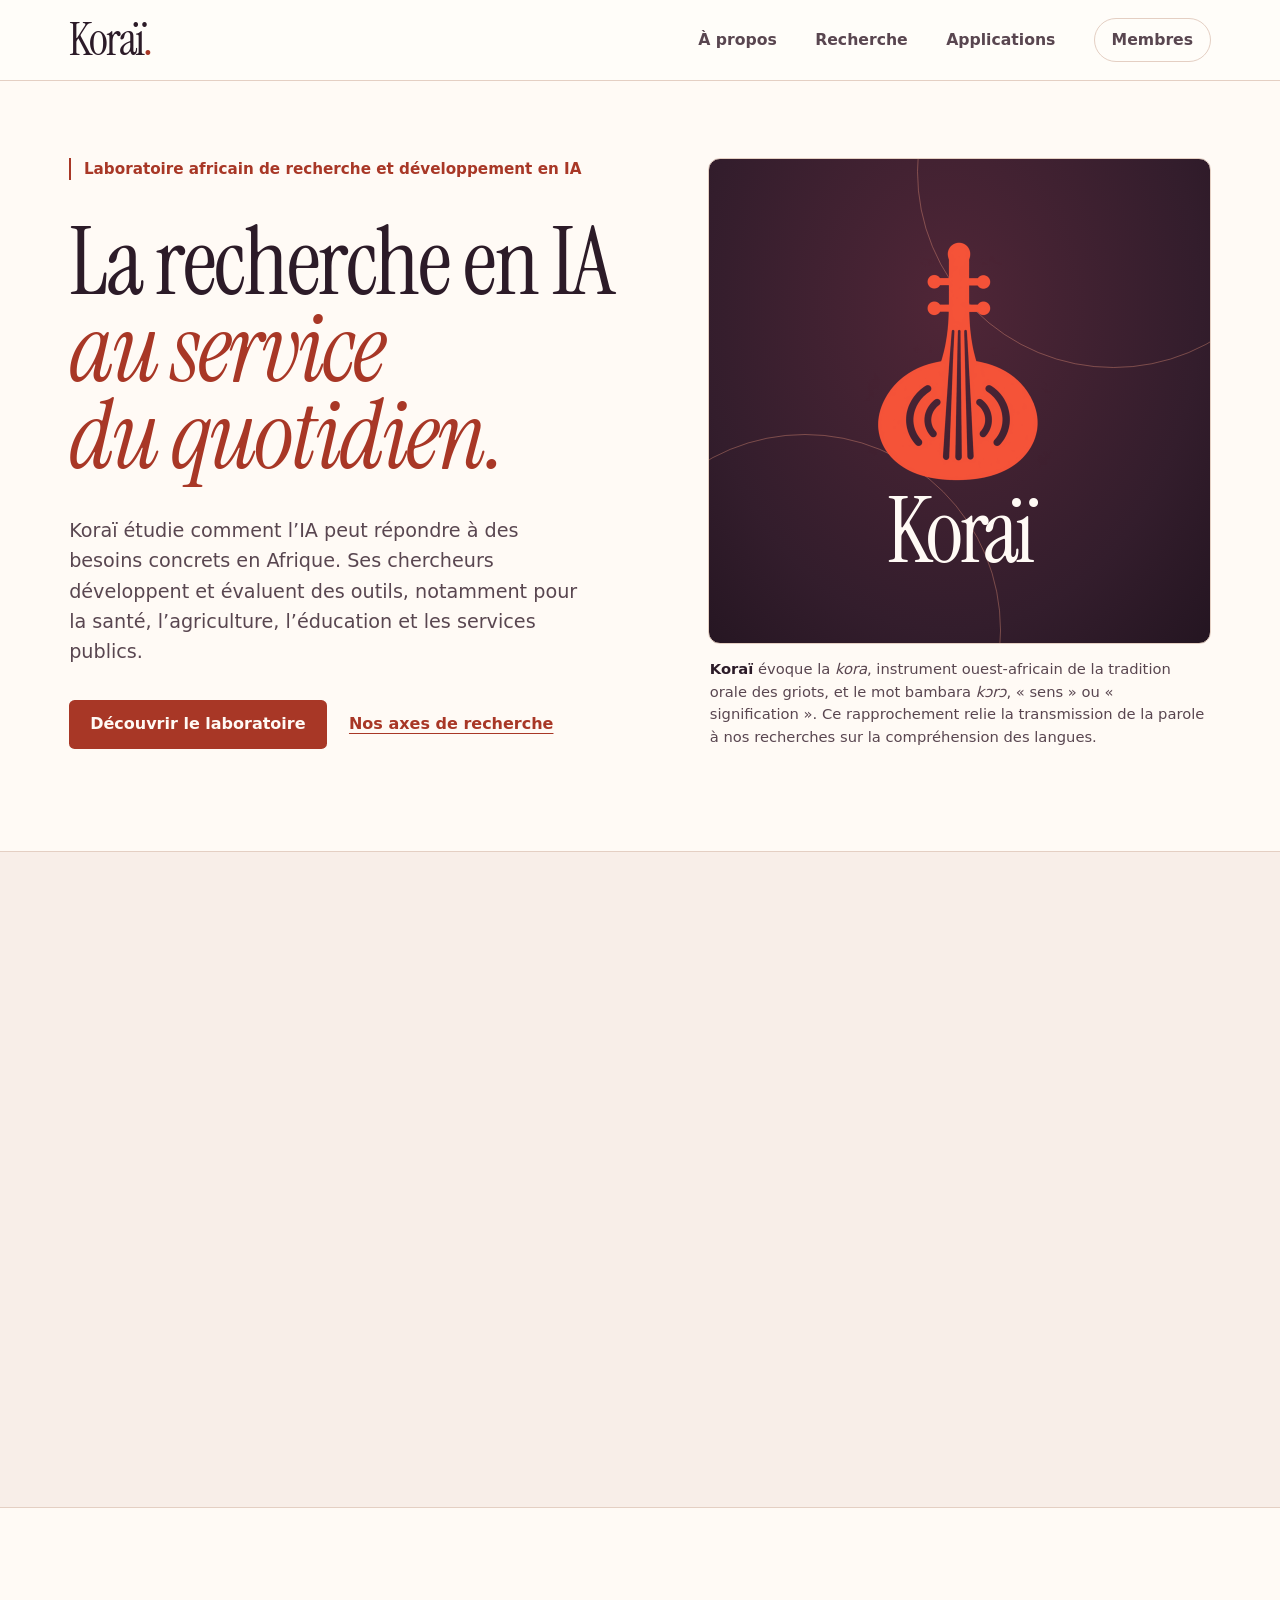
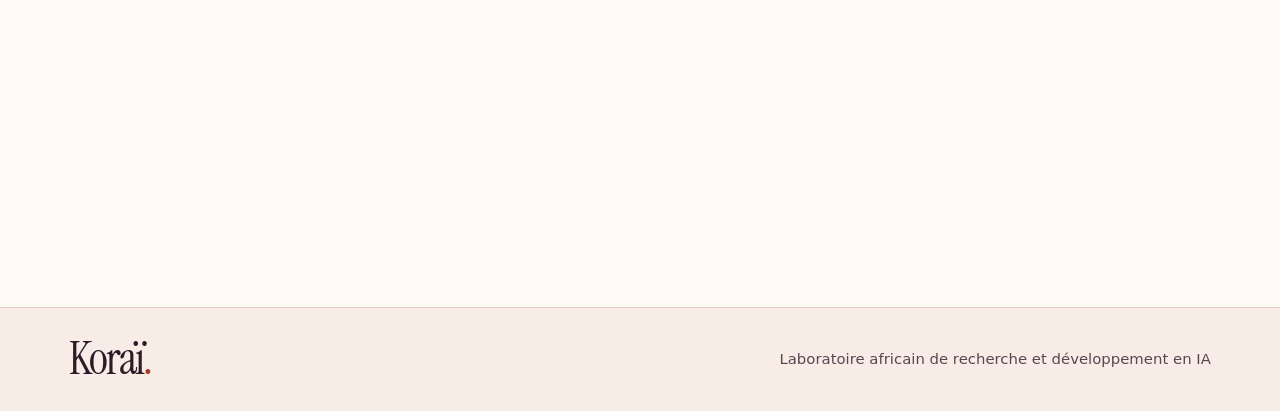
<file: index.html>
<!doctype html>
<html lang="fr">
<head>
  <meta charset="utf-8">
  <meta name="viewport" content="width=device-width, initial-scale=1">
  <meta name="theme-color" content="#fffaf5">
  <meta name="description" content="Koraï est un laboratoire africain de recherche et développement en intelligence artificielle. Ses travaux portent sur les langues africaines, la parole et les applications de l’IA.">
  <title>Koraï | Laboratoire africain de recherche et développement en IA</title>
  <link rel="icon" href="assets/embleme-korai.png" type="image/png">
  <link rel="stylesheet" href="assets/site.css">
  <script src="assets/accueil.js" defer></script>
</head>
<body>
  <a class="skip-link" href="#contenu">Aller au contenu</a>
  <header class="site-header">
    <div class="wrap site-header-inner">
      <a class="wordmark" href="index.html" aria-label="Koraï, accueil">Koraï<span aria-hidden="true">.</span></a>
      <nav class="site-nav" aria-label="Navigation principale">
        <a href="a-propos/index.html">À propos</a>
        <a href="#recherche">Recherche</a>
        <a href="applications/index.html">Applications</a>
        <a class="nav-members" href="membres/index.html">Membres</a>
      </nav>
    </div>
  </header>

  <main id="contenu">
    <section class="wrap hero" aria-labelledby="hero-title">
      <div class="hero-content" data-reveal>
        <p class="site-descriptor">Laboratoire africain de recherche et développement en IA</p>
        <h1 id="hero-title">La recherche en&nbsp;IA <em>au service du&nbsp;quotidien.</em></h1>
        <p class="hero-summary">Koraï étudie comment l’IA peut répondre à des besoins concrets en Afrique. Ses chercheurs développent et évaluent des outils, notamment pour la santé, l’agriculture, l’éducation et les services publics.</p>
        <div class="hero-actions">
          <a class="button" href="a-propos/index.html">Découvrir le laboratoire</a>
          <a class="text-link" href="#recherche">Nos axes de recherche</a>
        </div>
      </div>
      <figure class="hero-identity">
        <div class="hero-brand emblem-panel">
          <div class="hero-brand-lockup" role="img" aria-label="Logo de Koraï, inspiré de la kora" data-reveal>
            <span class="korai-symbol" aria-hidden="true"></span>
            <span class="brand-signature" aria-hidden="true">Koraï</span>
          </div>
        </div>
        <figcaption class="brand-caption"><strong>Koraï</strong> évoque la <em>kora</em>, instrument ouest-africain de la tradition orale des griots, et le mot bambara <em lang="bm">kɔrɔ</em>, « sens » ou « signification ». Ce rapprochement relie la transmission de la parole à nos recherches sur la compréhension des langues.</figcaption>
      </figure>
    </section>

    <section class="research-band" id="recherche" aria-labelledby="research-title">
      <div class="wrap section-spacing">
        <div class="section-intro" data-reveal>
          <h2 id="research-title">Nos axes de recherche</h2>
          <p>Les chercheurs de Koraï conçoivent des modèles, étudient les usages de l’IA et développent des méthodes pour en évaluer les résultats.</p>
        </div>
        <div class="axis-grid">
          <article class="axis axis-primary" data-reveal>
            <h3>Langues et parole</h3>
            <p>Reconnaître et synthétiser la parole, traduire et mieux comprendre les langues peu dotées, dont le fongbé, le yoruba, le wolof et le bambara.</p>
          </article>
          <article class="axis" data-reveal>
            <h3>IA appliquée</h3>
            <p>Anticiper les besoins en lits hospitaliers, repérer les cultures en manque d’eau ou rendre un service accessible dans sa langue.</p>
            <a class="text-link axis-link" href="applications/index.html">Voir les applications</a>
          </article>
          <article class="axis" data-reveal>
            <h3>Données et éthique</h3>
            <p>Concevoir des corpus et des évaluations reproductibles, en associant les locuteurs aux décisions sur les usages des données.</p>
          </article>
        </div>
      </div>
    </section>

    <section class="wrap section-spacing lab-team" aria-labelledby="activities-title">
      <h2 id="activities-title" data-reveal>Un laboratoire pluridisciplinaire</h2>
      <div data-reveal>
        <p>Koraï prévoit des collaborations scientifiques avec des universités africaines pour mener des projets de recherche et développement, publier les résultats et partager les méthodes lors de séminaires et de formations.</p>
        <a class="text-link" href="membres/index.html">Voir l’annuaire des membres</a>
      </div>
    </section>
  </main>

  <footer class="site-footer">
    <div class="wrap footer-inner">
      <a class="wordmark" href="index.html" aria-label="Koraï, accueil">Koraï<span aria-hidden="true">.</span></a>
      <p>Laboratoire africain de recherche et développement en IA</p>
    </div>
  </footer>
</body>
</html>
</file>
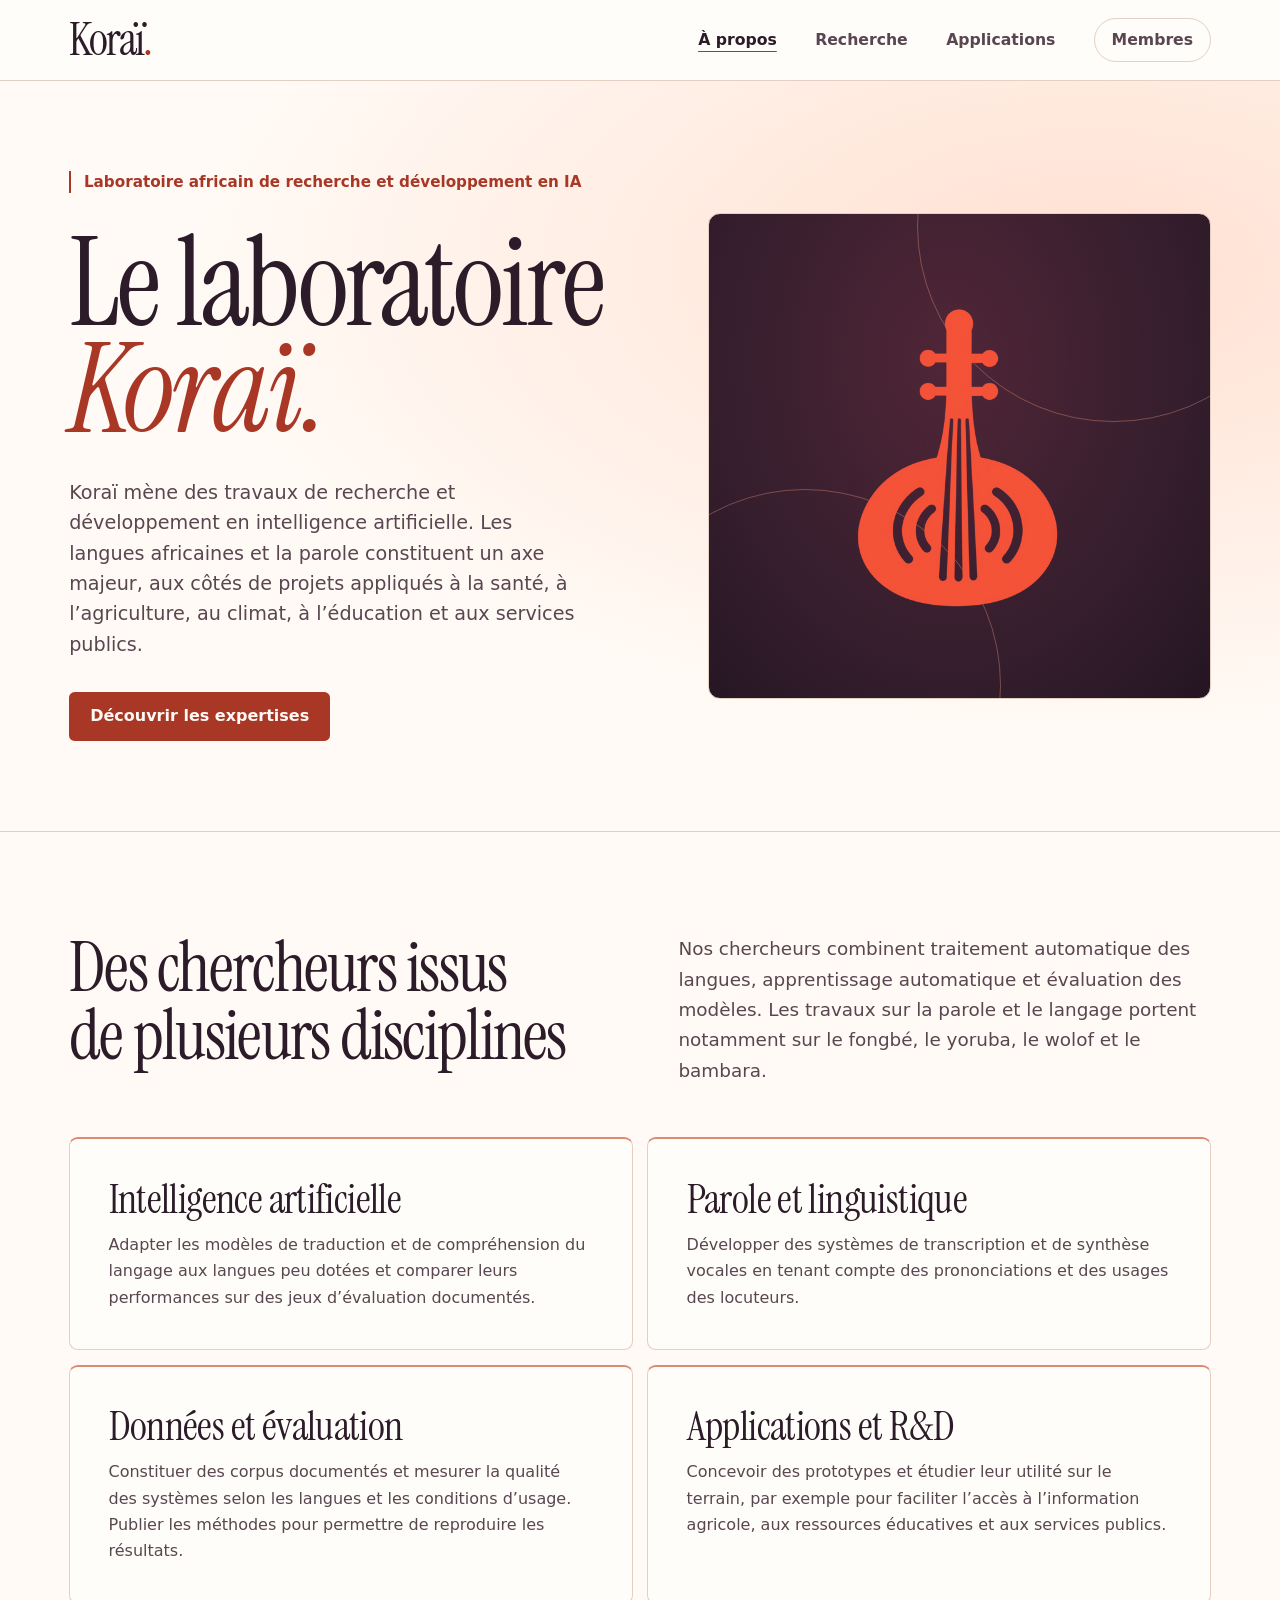
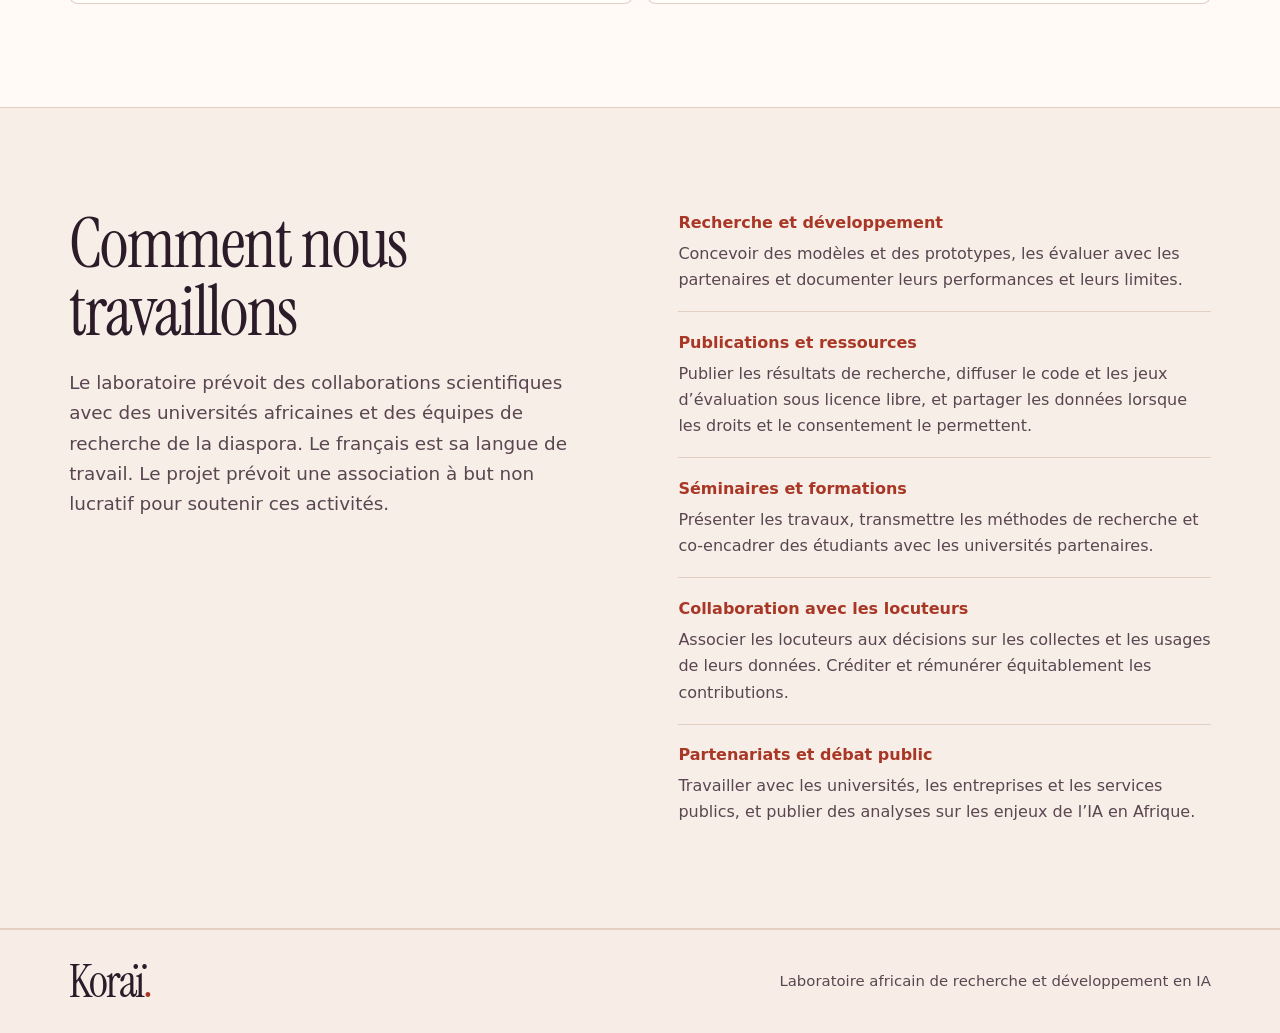
<file: a-propos/index.html>
<!doctype html>
<html lang="fr">
<head>
  <meta charset="utf-8">
  <meta name="viewport" content="width=device-width, initial-scale=1">
  <meta name="theme-color" content="#fffaf5">
  <meta name="description" content="Le programme scientifique de Koraï associe la recherche en intelligence artificielle, les technologies de la parole et le développement d’applications.">
  <title>À propos | Koraï</title>
  <link rel="icon" href="../assets/embleme-korai.png" type="image/png">
  <link rel="stylesheet" href="../assets/site.css">
</head>
<body>
  <a class="skip-link" href="#contenu">Aller au contenu</a>
  <header class="site-header">
    <div class="wrap site-header-inner">
      <a class="wordmark" href="../index.html" aria-label="Koraï, accueil">Koraï<span aria-hidden="true">.</span></a>
      <nav class="site-nav" aria-label="Navigation principale">
        <a href="index.html" aria-current="page">À propos</a>
        <a href="../index.html#recherche">Recherche</a>
        <a href="../applications/index.html">Applications</a>
        <a class="nav-members" href="../membres/index.html">Membres</a>
      </nav>
    </div>
  </header>

  <main id="contenu">
    <header class="lab-intro">
      <div class="wrap lab-intro-inner">
        <div class="lab-intro-copy">
          <p class="site-descriptor">Laboratoire africain de recherche et développement en IA</p>
          <h1>Le laboratoire <em>Koraï.</em></h1>
          <p>Koraï mène des travaux de recherche et développement en intelligence artificielle. Les langues africaines et la parole constituent un axe majeur, aux côtés de projets appliqués à la santé, à l’agriculture, au climat, à l’éducation et aux services publics.</p>
          <a class="button" href="#expertises">Découvrir les expertises</a>
        </div>
        <div class="lab-emblem emblem-panel" aria-hidden="true">
          <span class="korai-symbol"></span>
        </div>
      </div>
    </header>

    <section class="wrap section-spacing" id="expertises" aria-labelledby="expertise-title">
      <div class="section-intro">
        <h2 id="expertise-title">Des chercheurs issus de plusieurs disciplines</h2>
        <p>Nos chercheurs combinent traitement automatique des langues, apprentissage automatique et évaluation des modèles. Les travaux sur la parole et le langage portent notamment sur le fongbé, le yoruba, le wolof et le bambara.</p>
      </div>
      <div class="expertise-grid">
        <article class="expertise-card">
          <h3>Intelligence artificielle</h3>
          <p>Adapter les modèles de traduction et de compréhension du langage aux langues peu dotées et comparer leurs performances sur des jeux d’évaluation documentés.</p>
        </article>
        <article class="expertise-card">
          <h3>Parole et linguistique</h3>
          <p>Développer des systèmes de transcription et de synthèse vocales en tenant compte des prononciations et des usages des locuteurs.</p>
        </article>
        <article class="expertise-card">
          <h3>Données et évaluation</h3>
          <p>Constituer des corpus documentés et mesurer la qualité des systèmes selon les langues et les conditions d’usage. Publier les méthodes pour permettre de reproduire les résultats.</p>
        </article>
        <article class="expertise-card">
          <h3>Applications et R&amp;D</h3>
          <p>Concevoir des prototypes et étudier leur utilité sur le terrain, par exemple pour faciliter l’accès à l’information agricole, aux ressources éducatives et aux services publics.</p>
        </article>
      </div>
    </section>

    <section class="lab-work" aria-labelledby="work-title">
      <div class="wrap section-spacing lab-work-inner">
        <div>
          <h2 id="work-title">Comment nous travaillons</h2>
          <p>Le laboratoire prévoit des collaborations scientifiques avec des universités africaines et des équipes de recherche de la diaspora. Le français est sa langue de travail. Le projet prévoit une association à but non lucratif pour soutenir ces activités.</p>
        </div>
        <dl class="lab-work-list">
          <div>
            <dt>Recherche et développement</dt>
            <dd>Concevoir des modèles et des prototypes, les évaluer avec les partenaires et documenter leurs performances et leurs limites.</dd>
          </div>
          <div>
            <dt>Publications et ressources</dt>
            <dd>Publier les résultats de recherche, diffuser le code et les jeux d’évaluation sous licence libre, et partager les données lorsque les droits et le consentement le permettent.</dd>
          </div>
          <div>
            <dt>Séminaires et formations</dt>
            <dd>Présenter les travaux, transmettre les méthodes de recherche et co-encadrer des étudiants avec les universités partenaires.</dd>
          </div>
          <div>
            <dt>Collaboration avec les locuteurs</dt>
            <dd>Associer les locuteurs aux décisions sur les collectes et les usages de leurs données. Créditer et rémunérer équitablement les contributions.</dd>
          </div>
          <div>
            <dt>Partenariats et débat public</dt>
            <dd>Travailler avec les universités, les entreprises et les services publics, et publier des analyses sur les enjeux de l’IA en Afrique.</dd>
          </div>
        </dl>
      </div>
    </section>
  </main>

  <footer class="site-footer">
    <div class="wrap footer-inner">
      <a class="wordmark" href="../index.html" aria-label="Koraï, accueil">Koraï<span aria-hidden="true">.</span></a>
      <p>Laboratoire africain de recherche et développement en IA</p>
    </div>
  </footer>
</body>
</html>
</file>
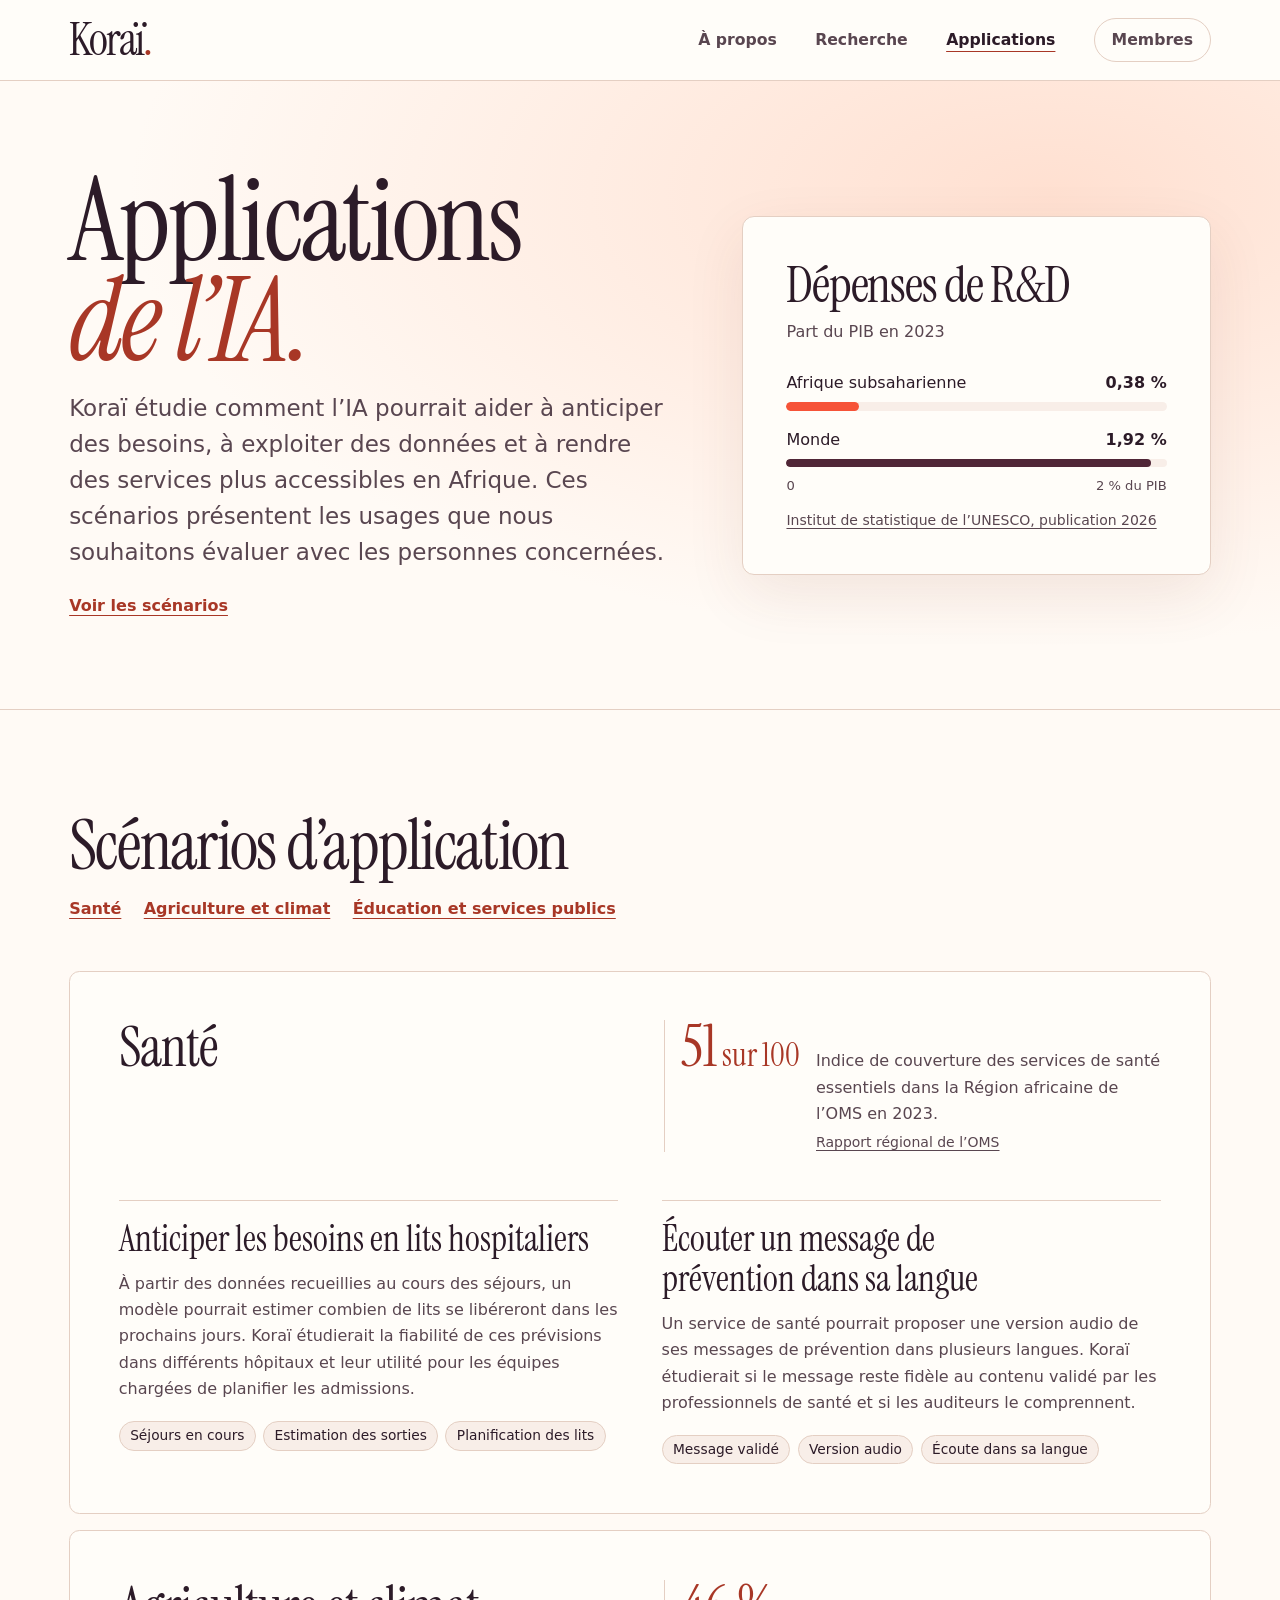
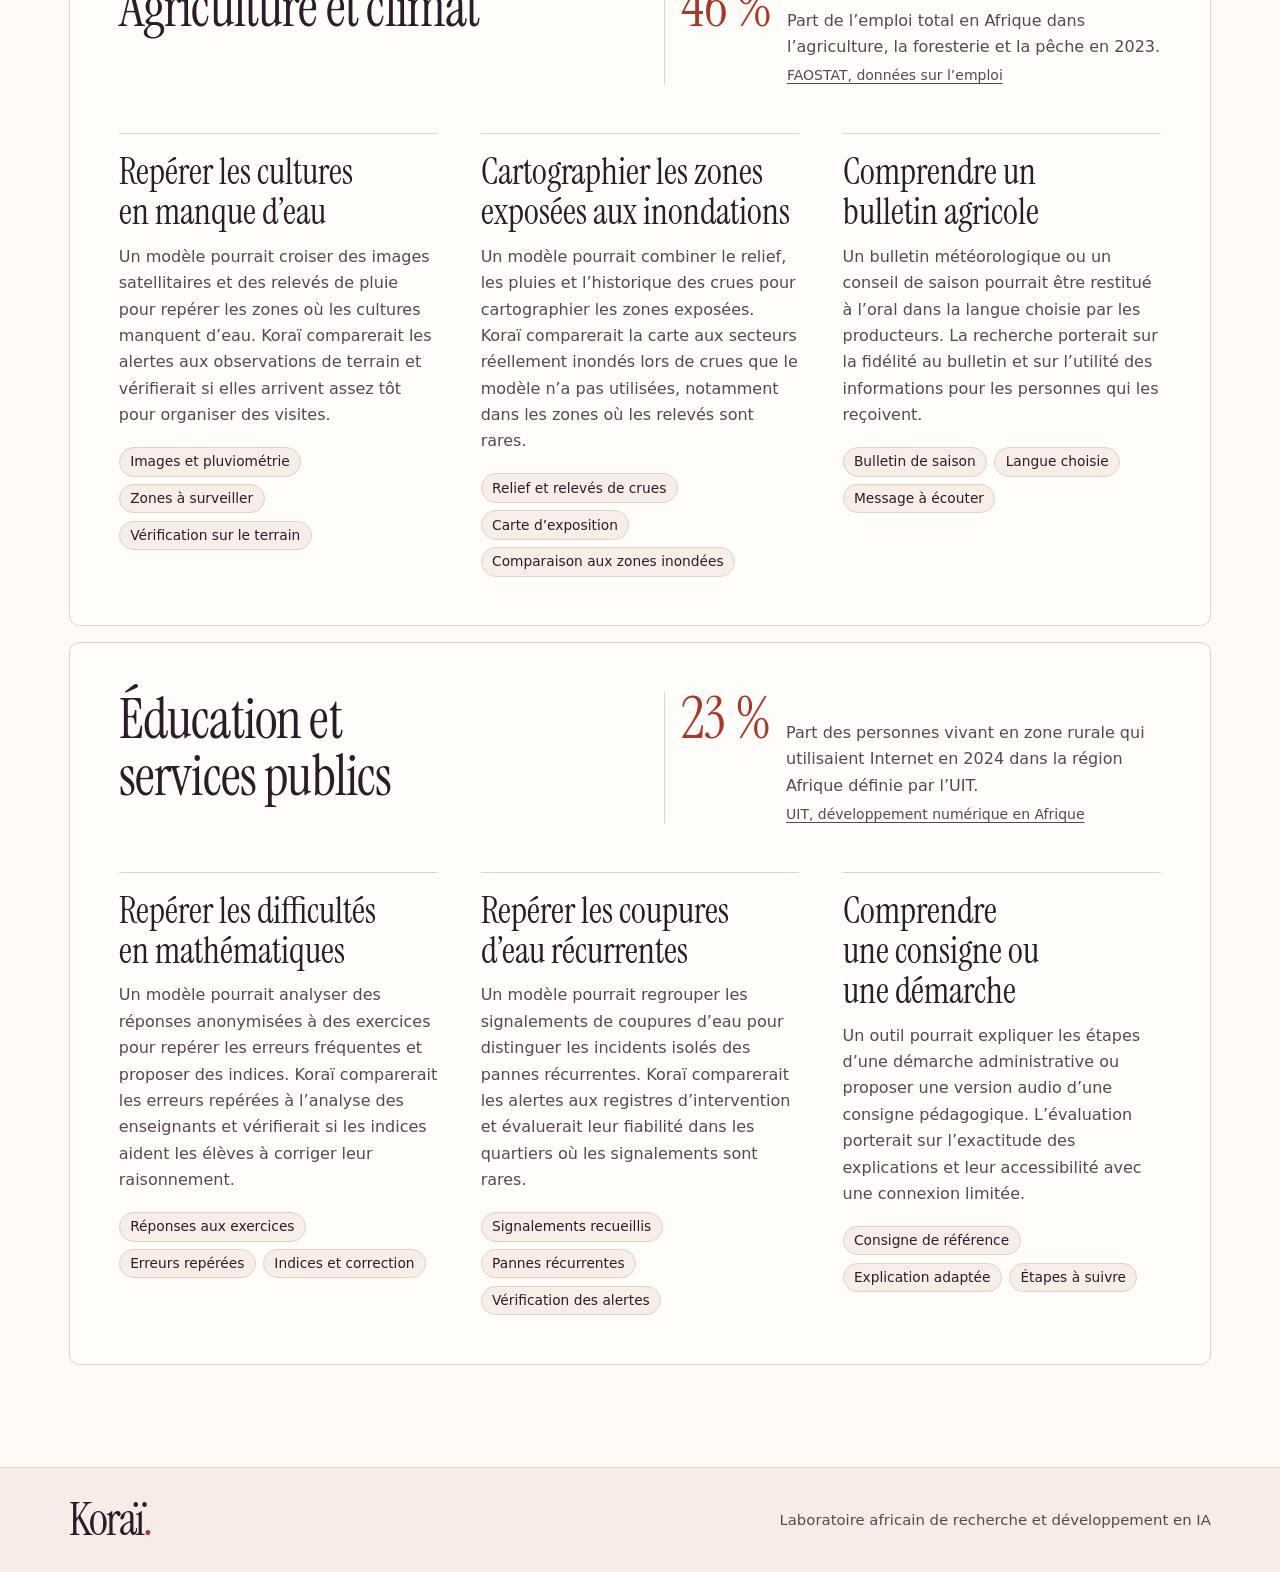
<file: applications/index.html>
<!doctype html>
<html lang="fr">
<head>
  <meta charset="utf-8">
  <meta name="viewport" content="width=device-width, initial-scale=1">
  <meta name="theme-color" content="#fffaf5">
  <meta name="description" content="Les applications de l’IA que Koraï souhaite étudier en santé, en agriculture, en éducation et dans les services publics.">
  <title>Applications | Koraï</title>
  <link rel="icon" href="../assets/embleme-korai.png" type="image/png">
  <link rel="stylesheet" href="../assets/site.css">
</head>
<body>
  <a class="skip-link" href="#contenu">Aller au contenu</a>
  <header class="site-header">
    <div class="wrap site-header-inner">
      <a class="wordmark" href="../index.html" aria-label="Koraï, accueil">Koraï<span aria-hidden="true">.</span></a>
      <nav class="site-nav" aria-label="Navigation principale">
        <a href="../a-propos/index.html">À propos</a>
        <a href="../index.html#recherche">Recherche</a>
        <a href="index.html" aria-current="page">Applications</a>
        <a class="nav-members" href="../membres/index.html">Membres</a>
      </nav>
    </div>
  </header>

  <main id="contenu">
    <header class="applications-intro">
      <div class="wrap applications-hero">
        <div>
          <h1>Applications <em>de l’IA.</em></h1>
          <p class="page-lead">Koraï étudie comment l’IA pourrait aider à anticiper des besoins, à exploiter des données et à rendre des services plus accessibles en Afrique. Ces scénarios présentent les usages que nous souhaitons évaluer avec les personnes concernées.</p>
          <a class="text-link" href="#exemples">Voir les scénarios</a>
        </div>

        <figure class="rd-figure">
          <figcaption>
            <h2>Dépenses de R&amp;D</h2>
            <p>Part du PIB en 2023</p>
          </figcaption>
          <div class="rd-chart">
            <div class="rd-row">
              <span>Afrique subsaharienne</span>
              <strong>0,38&nbsp;%</strong>
              <span class="rd-track" aria-hidden="true"><span class="rd-fill rd-fill-africa"></span></span>
            </div>
            <div class="rd-row">
              <span>Monde</span>
              <strong>1,92&nbsp;%</strong>
              <span class="rd-track" aria-hidden="true"><span class="rd-fill rd-fill-world"></span></span>
            </div>
            <div class="rd-scale" aria-hidden="true"><span>0</span><span>2&nbsp;% du PIB</span></div>
          </div>
          <p class="source-note"><a href="https://www.uis.unesco.org/en/2026-rd-data-release">Institut de statistique de l’UNESCO, publication 2026</a></p>
        </figure>
      </div>
    </header>

    <section class="wrap section-spacing application-cases" id="exemples" aria-labelledby="cases-title">
      <h2 id="cases-title">Scénarios d’application</h2>
      <nav class="case-nav" aria-label="Domaines d’application">
        <a class="text-link" href="#sante">Santé</a>
        <a class="text-link" href="#agriculture">Agriculture et climat</a>
        <a class="text-link" href="#services">Éducation et services publics</a>
      </nav>

      <article class="application-case" id="sante" aria-labelledby="health-title">
        <header class="case-header">
          <h3 id="health-title">Santé</h3>
          <div class="case-stat">
            <strong>51<span> sur 100</span></strong>
            <div>
              <p>Indice de couverture des services de santé essentiels dans la Région africaine de l’OMS en 2023.</p>
              <p class="source-note"><a href="https://www.afro.who.int/fr/about-us/regional-director/annual-report-2025/universal-health">Rapport régional de l’OMS</a></p>
            </div>
          </div>
        </header>
        <div class="case-scenarios">
          <section class="case-scenario" id="lits-hospitaliers">
            <h4>Anticiper les besoins en lits hospitaliers</h4>
            <p>À partir des données recueillies au cours des séjours, un modèle pourrait estimer combien de lits se libéreront dans les prochains jours. Koraï étudierait la fiabilité de ces prévisions dans différents hôpitaux et leur utilité pour les équipes chargées de planifier les admissions.</p>
            <ol class="case-flow" aria-label="Parcours envisagé">
              <li>Séjours en cours</li>
              <li>Estimation des sorties</li>
              <li>Planification des lits</li>
            </ol>
          </section>

          <section class="case-scenario" id="prevention-multilingue">
            <h4>Écouter un message de prévention dans sa langue</h4>
            <p>Un service de santé pourrait proposer une version audio de ses messages de prévention dans plusieurs langues. Koraï étudierait si le message reste fidèle au contenu validé par les professionnels de santé et si les auditeurs le comprennent.</p>
            <ol class="case-flow" aria-label="Parcours envisagé">
              <li>Message validé</li>
              <li>Version audio</li>
              <li>Écoute dans sa langue</li>
            </ol>
          </section>
        </div>
      </article>

      <article class="application-case" id="agriculture" aria-labelledby="agriculture-title">
        <header class="case-header">
          <h3 id="agriculture-title">Agriculture et climat</h3>
          <div class="case-stat">
            <strong>46&nbsp;%</strong>
            <div>
              <p>Part de l’emploi total en Afrique dans l’agriculture, la foresterie et la pêche en 2023.</p>
              <p class="source-note"><a href="https://www.fao.org/statistics/highlights-archive/highlights-detail/employment-indicators-2000-2023-%28july-2025-update%29/">FAOSTAT, données sur l’emploi</a></p>
            </div>
          </div>
        </header>
        <div class="case-scenarios">
          <section class="case-scenario" id="stress-hydrique">
            <h4>Repérer les cultures en manque d’eau</h4>
            <p>Un modèle pourrait croiser des images satellitaires et des relevés de pluie pour repérer les zones où les cultures manquent d’eau. Koraï comparerait les alertes aux observations de terrain et vérifierait si elles arrivent assez tôt pour organiser des visites.</p>
            <ol class="case-flow" aria-label="Parcours envisagé">
              <li>Images et pluviométrie</li>
              <li>Zones à surveiller</li>
              <li>Vérification sur le terrain</li>
            </ol>
          </section>

          <section class="case-scenario" id="inondations">
            <h4>Cartographier les zones exposées aux inondations</h4>
            <p>Un modèle pourrait combiner le relief, les pluies et l’historique des crues pour cartographier les zones exposées. Koraï comparerait la carte aux secteurs réellement inondés lors de crues que le modèle n’a pas utilisées, notamment dans les zones où les relevés sont rares.</p>
            <ol class="case-flow" aria-label="Parcours envisagé">
              <li>Relief et relevés de crues</li>
              <li>Carte d’exposition</li>
              <li>Comparaison aux zones inondées</li>
            </ol>
          </section>

          <section class="case-scenario" id="bulletin-agricole">
            <h4>Comprendre un bulletin agricole</h4>
            <p>Un bulletin météorologique ou un conseil de saison pourrait être restitué à l’oral dans la langue choisie par les producteurs. La recherche porterait sur la fidélité au bulletin et sur l’utilité des informations pour les personnes qui les reçoivent.</p>
            <ol class="case-flow" aria-label="Parcours envisagé">
              <li>Bulletin de saison</li>
              <li>Langue choisie</li>
              <li>Message à écouter</li>
            </ol>
          </section>
        </div>
      </article>

      <article class="application-case" id="services" aria-labelledby="services-title">
        <header class="case-header">
          <h3 id="services-title">Éducation et services publics</h3>
          <div class="case-stat">
            <strong>23&nbsp;%</strong>
            <div>
              <p>Part des personnes vivant en zone rurale qui utilisaient Internet en 2024 dans la région Afrique définie par l’UIT.</p>
              <p class="source-note"><a href="https://www.itu.int/itu-d/reports/statistics/wp-content/uploads/sites/5/2025/04/2500037E_SDDT_2025_Africa_FINAL.pdf#page=6">UIT, développement numérique en Afrique</a></p>
            </div>
          </div>
        </header>
        <div class="case-scenarios">
          <section class="case-scenario" id="education">
            <h4>Repérer les difficultés en mathématiques</h4>
            <p>Un modèle pourrait analyser des réponses anonymisées à des exercices pour repérer les erreurs fréquentes et proposer des indices. Koraï comparerait les erreurs repérées à l’analyse des enseignants et vérifierait si les indices aident les élèves à corriger leur raisonnement.</p>
            <ol class="case-flow" aria-label="Parcours envisagé">
              <li>Réponses aux exercices</li>
              <li>Erreurs repérées</li>
              <li>Indices et correction</li>
            </ol>
          </section>

          <section class="case-scenario" id="coupures-eau">
            <h4>Repérer les coupures d’eau récurrentes</h4>
            <p>Un modèle pourrait regrouper les signalements de coupures d’eau pour distinguer les incidents isolés des pannes récurrentes. Koraï comparerait les alertes aux registres d’intervention et évaluerait leur fiabilité dans les quartiers où les signalements sont rares.</p>
            <ol class="case-flow" aria-label="Parcours envisagé">
              <li>Signalements recueillis</li>
              <li>Pannes récurrentes</li>
              <li>Vérification des alertes</li>
            </ol>
          </section>

          <section class="case-scenario" id="consignes-et-demarches">
            <h4>Comprendre une consigne ou une démarche</h4>
            <p>Un outil pourrait expliquer les étapes d’une démarche administrative ou proposer une version audio d’une consigne pédagogique. L’évaluation porterait sur l’exactitude des explications et leur accessibilité avec une connexion limitée.</p>
            <ol class="case-flow" aria-label="Parcours envisagé">
              <li>Consigne de référence</li>
              <li>Explication adaptée</li>
              <li>Étapes à suivre</li>
            </ol>
          </section>
        </div>
      </article>
    </section>
  </main>

  <footer class="site-footer">
    <div class="wrap footer-inner">
      <a class="wordmark" href="../index.html" aria-label="Koraï, accueil">Koraï<span aria-hidden="true">.</span></a>
      <p>Laboratoire africain de recherche et développement en IA</p>
    </div>
  </footer>
</body>
</html>
</file>
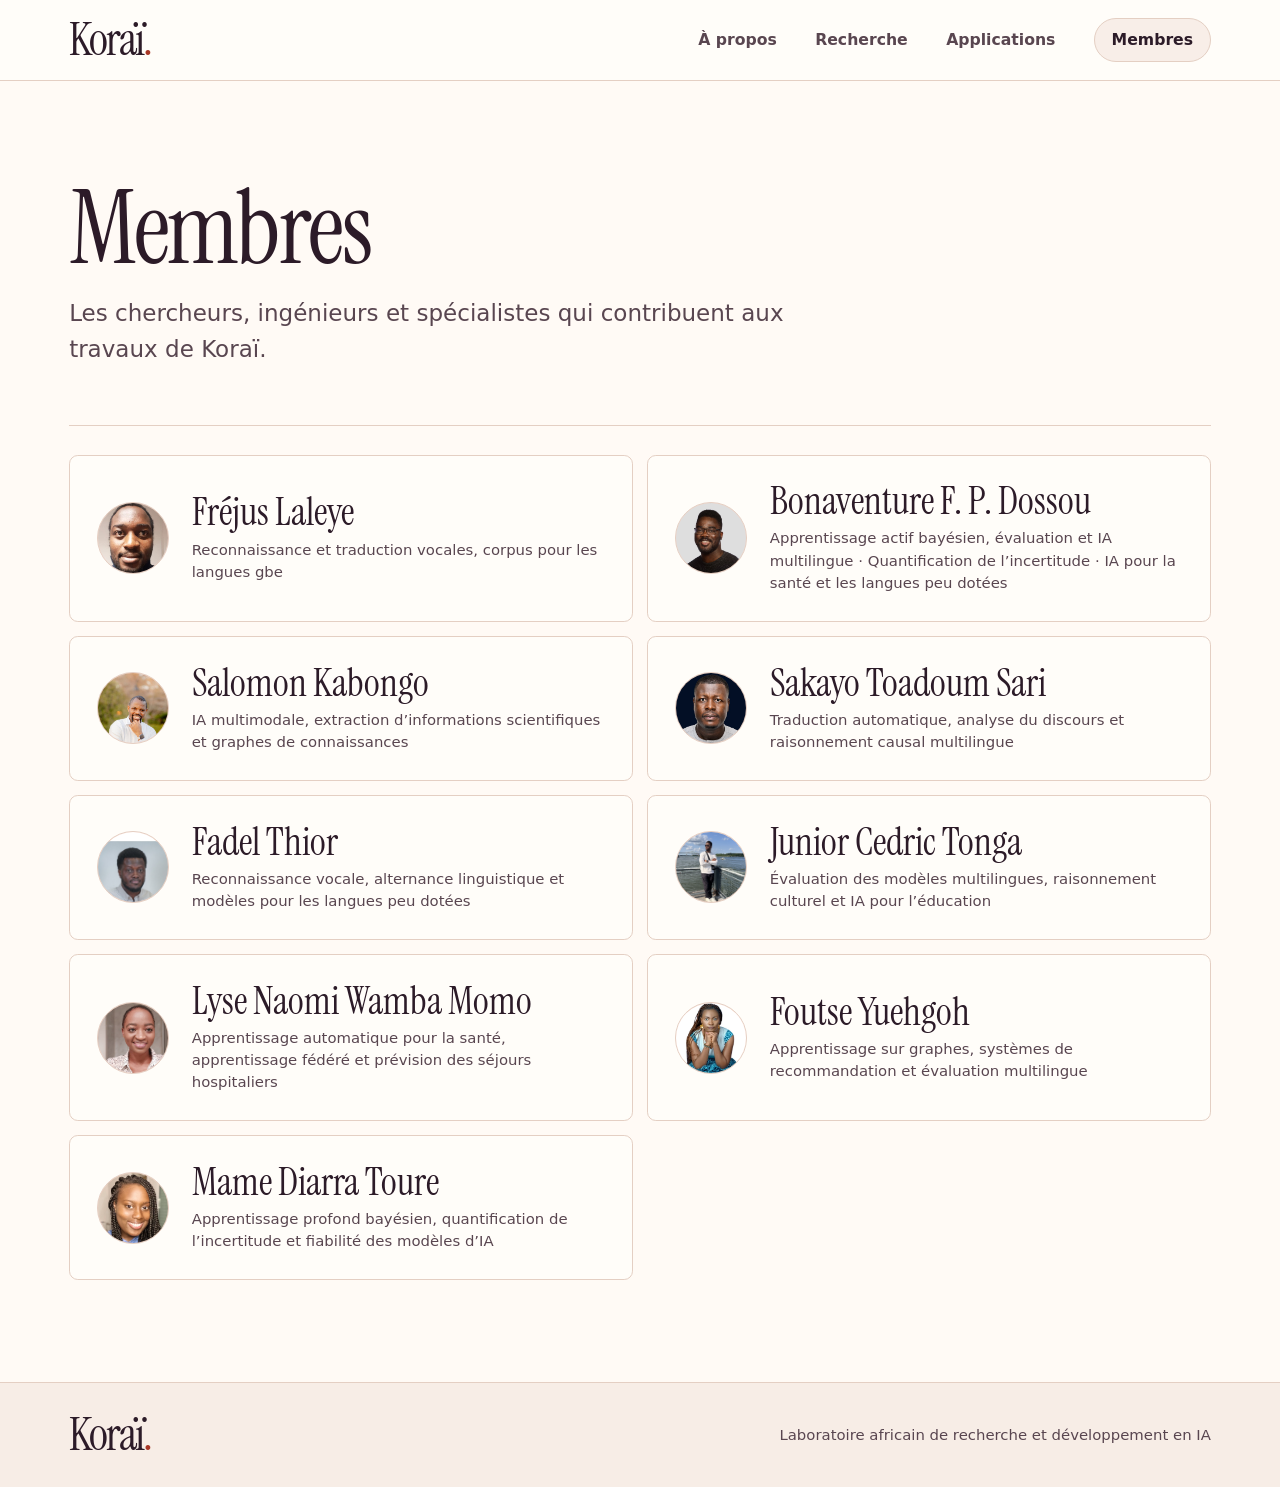
<file: membres/index.html>
<!doctype html>
<html lang="fr">
<head>
  <meta charset="utf-8">
  <meta name="viewport" content="width=device-width, initial-scale=1">
  <meta name="theme-color" content="#fffaf5">
  <meta name="description" content="Annuaire des membres du laboratoire Koraï.">
  <title>Membres | Koraï</title>
  <link rel="icon" href="../assets/embleme-korai.png" type="image/png">
  <link rel="stylesheet" href="../assets/site.css">
</head>
<body>
  <a class="skip-link" href="#contenu">Aller au contenu</a>
  <header class="site-header">
    <div class="wrap site-header-inner">
      <a class="wordmark" href="../index.html" aria-label="Koraï, accueil">Koraï<span aria-hidden="true">.</span></a>
      <nav class="site-nav" aria-label="Navigation principale">
        <a href="../a-propos/index.html">À propos</a>
        <a href="../index.html#recherche">Recherche</a>
        <a href="../applications/index.html">Applications</a>
        <a class="nav-members" href="index.html" aria-current="page">Membres</a>
      </nav>
    </div>
  </header>

  <main class="wrap directory" id="contenu">
    <header class="page-intro">
      <h1>Membres</h1>
      <p class="page-lead">Les chercheurs, ingénieurs et spécialistes qui contribuent aux travaux de Koraï.</p>
    </header>
    <ul class="directory-list" aria-label="Membres de Koraï">
      <li>
        <a class="member-card" href="frejus-laleye/index.html">
          <img class="member-avatar" src="frejus-laleye/photo.jpg" alt="" width="72" height="72" loading="lazy" decoding="async">
          <span class="member-card-text">
            <span class="member-name">Fréjus Laleye</span>
            <span class="member-focus">Reconnaissance et traduction vocales, corpus pour les langues gbe</span>
          </span>
        </a>
      </li>
      <li>
        <a class="member-card" href="bonaventure-dossou/index.html">
          <img class="member-avatar" src="bonaventure-dossou/photo.jpg" alt="" width="72" height="72" loading="lazy" decoding="async">
          <span class="member-card-text">
            <span class="member-name">Bonaventure F. P. Dossou</span>
            <span class="member-focus">Apprentissage actif bayésien, évaluation et IA multilingue · Quantification de l’incertitude · IA pour la santé et les langues peu dotées</span>
          </span>
        </a>
      </li>
      <li>
        <a class="member-card" href="salomon-kabongo/index.html">
          <img class="member-avatar" src="salomon-kabongo/photo.jpg" alt="" width="72" height="72" loading="lazy" decoding="async">
          <span class="member-card-text">
            <span class="member-name">Salomon Kabongo</span>
            <span class="member-focus">IA multimodale, extraction d’informations scientifiques et graphes de connaissances</span>
          </span>
        </a>
      </li>
      <li>
        <a class="member-card" href="sakayo-toadoum-sari/index.html">
          <img class="member-avatar" src="sakayo-toadoum-sari/photo.jpg" alt="" width="72" height="72" loading="lazy" decoding="async">
          <span class="member-card-text">
            <span class="member-name">Sakayo Toadoum Sari</span>
            <span class="member-focus">Traduction automatique, analyse du discours et raisonnement causal multilingue</span>
          </span>
        </a>
      </li>
      <li>
        <a class="member-card" href="fadel-thior/index.html">
          <img class="member-avatar" src="fadel-thior/photo.jpg" alt="" width="72" height="72" loading="lazy" decoding="async">
          <span class="member-card-text">
            <span class="member-name">Fadel Thior</span>
            <span class="member-focus">Reconnaissance vocale, alternance linguistique et modèles pour les langues peu dotées</span>
          </span>
        </a>
      </li>
      <li>
        <a class="member-card" href="junior-cedric-tonga/index.html">
          <img class="member-avatar" src="junior-cedric-tonga/photo.jpg" alt="" width="72" height="72" loading="lazy" decoding="async">
          <span class="member-card-text">
            <span class="member-name">Junior Cedric Tonga</span>
            <span class="member-focus">Évaluation des modèles multilingues, raisonnement culturel et IA pour l’éducation</span>
          </span>
        </a>
      </li>
      <li>
        <a class="member-card" href="lyse-naomi-wamba-momo/index.html">
          <img class="member-avatar" src="lyse-naomi-wamba-momo/photo.jpg" alt="" width="72" height="72" loading="lazy" decoding="async">
          <span class="member-card-text">
            <span class="member-name">Lyse Naomi Wamba Momo</span>
            <span class="member-focus">Apprentissage automatique pour la santé, apprentissage fédéré et prévision des séjours hospitaliers</span>
          </span>
        </a>
      </li>
      <li>
        <a class="member-card" href="foutse-yuehgoh/index.html">
          <img class="member-avatar" src="foutse-yuehgoh/photo.jpg" alt="" width="72" height="72" loading="lazy" decoding="async">
          <span class="member-card-text">
            <span class="member-name">Foutse Yuehgoh</span>
            <span class="member-focus">Apprentissage sur graphes, systèmes de recommandation et évaluation multilingue</span>
          </span>
        </a>
      </li>
      <li>
        <a class="member-card" href="mame-diarra-toure/index.html">
          <img class="member-avatar" src="mame-diarra-toure/photo.jpg" alt="" width="72" height="72" loading="lazy" decoding="async">
          <span class="member-card-text">
            <span class="member-name">Mame Diarra Toure</span>
            <span class="member-focus">Apprentissage profond bayésien, quantification de l’incertitude et fiabilité des modèles d’IA</span>
          </span>
        </a>
      </li>
    </ul>
  </main>

  <footer class="site-footer">
    <div class="wrap footer-inner">
      <a class="wordmark" href="../index.html" aria-label="Koraï, accueil">Koraï<span aria-hidden="true">.</span></a>
      <p>Laboratoire africain de recherche et développement en IA</p>
    </div>
  </footer>
</body>
</html>
</file>
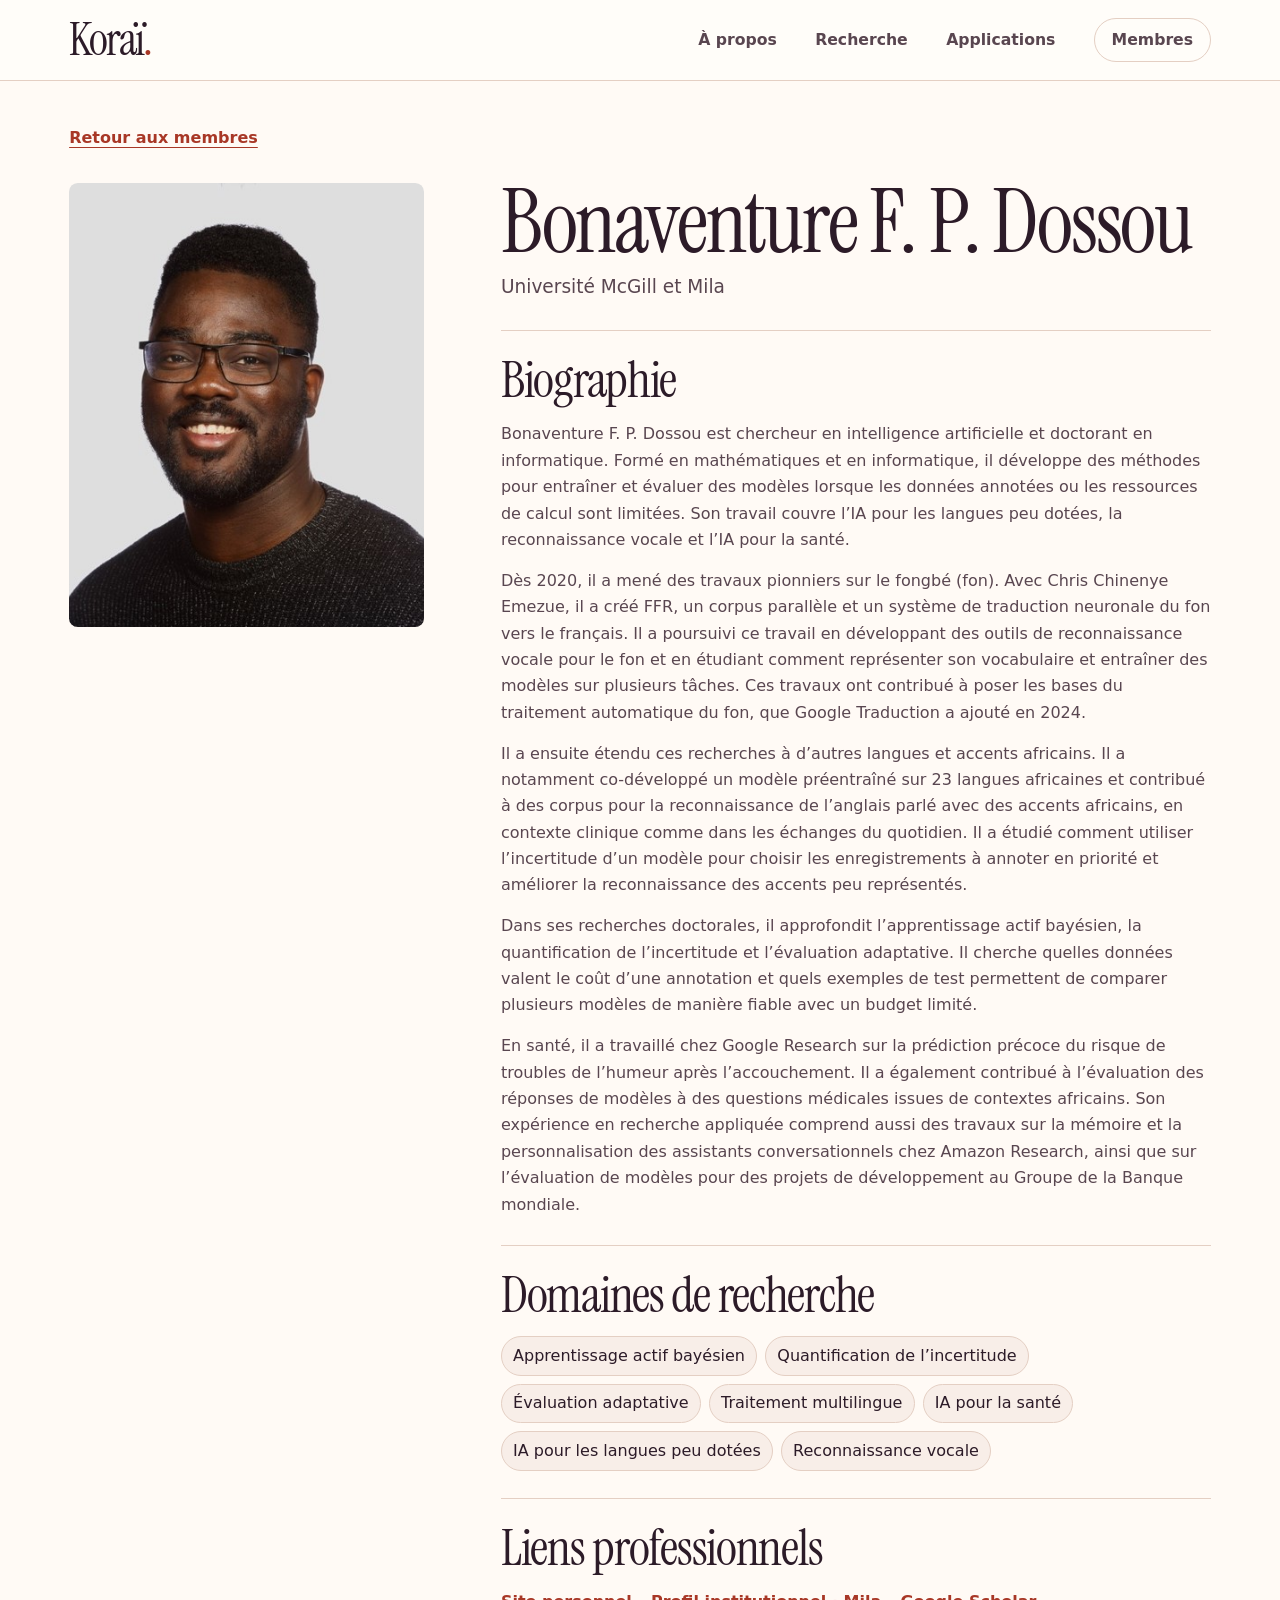
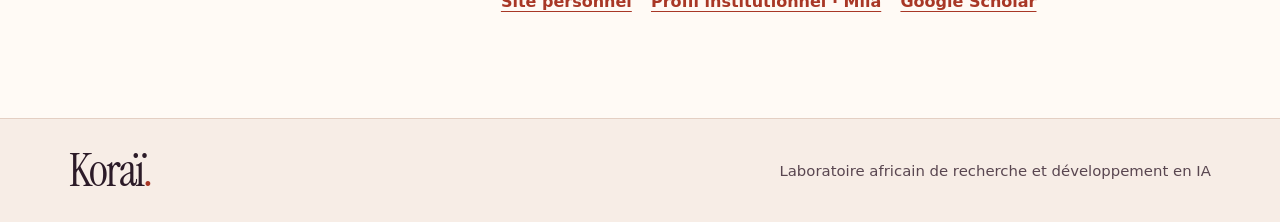
<file: membres/bonaventure-dossou/index.html>
<!doctype html>
<html lang="fr">
<head>
  <meta charset="utf-8">
  <meta name="viewport" content="width=device-width, initial-scale=1">
  <meta name="theme-color" content="#fffaf5">
  <meta name="description" content="Profil et domaines de recherche de Bonaventure F. P. Dossou au laboratoire Koraï.">
  <title>Bonaventure F. P. Dossou | Koraï</title>
  <link rel="icon" href="../../assets/embleme-korai.png" type="image/png">
  <link rel="stylesheet" href="../../assets/site.css">
</head>
<body>
  <a class="skip-link" href="#contenu">Aller au contenu</a>
  <header class="site-header">
    <div class="wrap site-header-inner">
      <a class="wordmark" href="../../index.html" aria-label="Koraï, accueil">Koraï<span aria-hidden="true">.</span></a>
      <nav class="site-nav" aria-label="Navigation principale">
        <a href="../../a-propos/index.html">À propos</a>
        <a href="../../index.html#recherche">Recherche</a>
        <a href="../../applications/index.html">Applications</a>
        <a class="nav-members" href="../index.html">Membres</a>
      </nav>
    </div>
  </header>

  <main class="wrap profile member-profile" id="contenu">
    <a class="text-link" href="../index.html">Retour aux membres</a>
    <div class="profile-layout">
      <!-- Source du portrait : https://sl.bing.net/dSTCbsyy6Eu -->
      <img class="profile-photo" src="photo.jpg" alt="Portrait de Bonaventure F. P. Dossou" decoding="async">
      <div>
        <h1>Bonaventure F. P. Dossou</h1>
        <p class="profile-affiliation">Université McGill et Mila</p>
        <section class="profile-section" aria-labelledby="biographie">
          <h2 id="biographie">Biographie</h2>
          <p>Bonaventure F. P. Dossou est chercheur en intelligence artificielle et doctorant en informatique. Formé en mathématiques et en informatique, il développe des méthodes pour entraîner et évaluer des modèles lorsque les données annotées ou les ressources de calcul sont limitées. Son travail couvre l’IA pour les langues peu dotées, la reconnaissance vocale et l’IA pour la santé.</p>
          <p>Dès 2020, il a mené des travaux pionniers sur le fongbé (fon). Avec Chris Chinenye Emezue, il a créé FFR, un corpus parallèle et un système de traduction neuronale du fon vers le français. Il a poursuivi ce travail en développant des outils de reconnaissance vocale pour le fon et en étudiant comment représenter son vocabulaire et entraîner des modèles sur plusieurs tâches. Ces travaux ont contribué à poser les bases du traitement automatique du fon, que Google Traduction a ajouté en 2024.</p>
          <p>Il a ensuite étendu ces recherches à d’autres langues et accents africains. Il a notamment co-développé un modèle préentraîné sur 23 langues africaines et contribué à des corpus pour la reconnaissance de l’anglais parlé avec des accents africains, en contexte clinique comme dans les échanges du quotidien. Il a étudié comment utiliser l’incertitude d’un modèle pour choisir les enregistrements à annoter en priorité et améliorer la reconnaissance des accents peu représentés.</p>
          <p>Dans ses recherches doctorales, il approfondit l’apprentissage actif bayésien, la quantification de l’incertitude et l’évaluation adaptative. Il cherche quelles données valent le coût d’une annotation et quels exemples de test permettent de comparer plusieurs modèles de manière fiable avec un budget limité.</p>
          <p>En santé, il a travaillé chez Google Research sur la prédiction précoce du risque de troubles de l’humeur après l’accouchement. Il a également contribué à l’évaluation des réponses de modèles à des questions médicales issues de contextes africains. Son expérience en recherche appliquée comprend aussi des travaux sur la mémoire et la personnalisation des assistants conversationnels chez Amazon Research, ainsi que sur l’évaluation de modèles pour des projets de développement au Groupe de la Banque mondiale.</p>
        </section>
        <section class="profile-section" aria-labelledby="domaines">
          <h2 id="domaines">Domaines de recherche</h2>
          <ul class="skill-list">
            <li>Apprentissage actif bayésien</li>
            <li>Quantification de l’incertitude</li>
            <li>Évaluation adaptative</li>
            <li>Traitement multilingue</li>
            <li>IA pour la santé</li>
            <li>IA pour les langues peu dotées</li>
            <li>Reconnaissance vocale</li>
          </ul>
        </section>
        <section class="profile-section" aria-labelledby="liens">
          <h2 id="liens">Liens professionnels</h2>
          <ul class="profile-links">
            <li><a class="text-link" href="https://bonaventuredossou.github.io/">Site personnel</a></li>
            <li><a class="text-link" href="https://mila.quebec/fr/annuaire/bonaventure-dossou">Profil institutionnel · Mila</a></li>
            <li><a class="text-link" href="https://scholar.google.com/citations?user=2J581k0AAAAJ&amp;hl=en">Google Scholar</a></li>
          </ul>
        </section>
      </div>
    </div>
  </main>

  <footer class="site-footer">
    <div class="wrap footer-inner">
      <a class="wordmark" href="../../index.html" aria-label="Koraï, accueil">Koraï<span aria-hidden="true">.</span></a>
      <p>Laboratoire africain de recherche et développement en IA</p>
    </div>
  </footer>
</body>
</html>
</file>
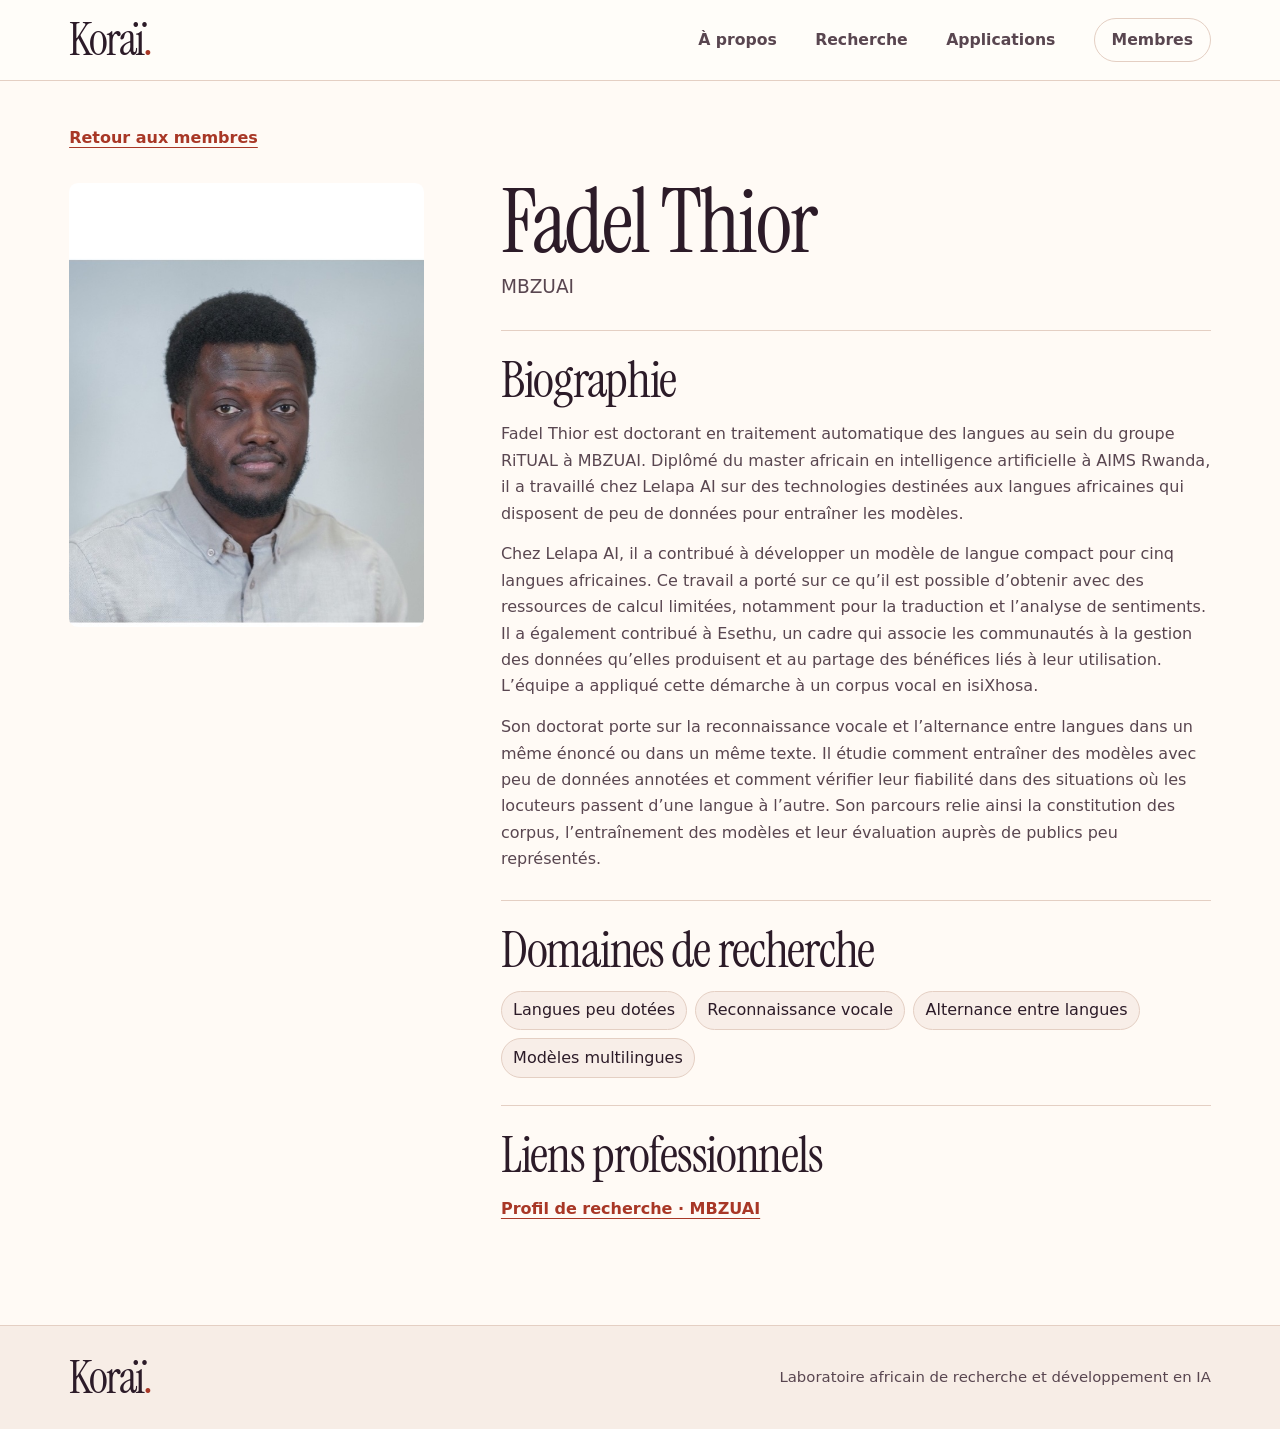
<file: membres/fadel-thior/index.html>
<!doctype html>
<html lang="fr">
<head>
  <meta charset="utf-8">
  <meta name="viewport" content="width=device-width, initial-scale=1">
  <meta name="theme-color" content="#fffaf5">
  <meta name="description" content="Profil et domaines de recherche de Fadel Thior au laboratoire Koraï.">
  <title>Fadel Thior | Koraï</title>
  <link rel="icon" href="../../assets/embleme-korai.png" type="image/png">
  <link rel="stylesheet" href="../../assets/site.css">
</head>
<body>
  <a class="skip-link" href="#contenu">Aller au contenu</a>
  <header class="site-header">
    <div class="wrap site-header-inner">
      <a class="wordmark" href="../../index.html" aria-label="Koraï, accueil">Koraï<span aria-hidden="true">.</span></a>
      <nav class="site-nav" aria-label="Navigation principale">
        <a href="../../a-propos/index.html">À propos</a>
        <a href="../../index.html#recherche">Recherche</a>
        <a href="../../applications/index.html">Applications</a>
        <a class="nav-members" href="../index.html">Membres</a>
      </nav>
    </div>
  </header>

  <main class="wrap profile member-profile" id="contenu">
    <a class="text-link" href="../index.html">Retour aux membres</a>
    <div class="profile-layout">
      <!-- Source du portrait : https://sl.bing.net/hDxj5WP1rX2 -->
      <img class="profile-photo" src="photo.jpg" alt="Portrait de Fadel Thior" decoding="async">
      <div>
        <h1>Fadel Thior</h1>
        <p class="profile-affiliation">MBZUAI</p>
        <section class="profile-section" aria-labelledby="biographie">
          <h2 id="biographie">Biographie</h2>
          <p>Fadel Thior est doctorant en traitement automatique des langues au sein du groupe RiTUAL à MBZUAI. Diplômé du master africain en intelligence artificielle à AIMS Rwanda, il a travaillé chez Lelapa AI sur des technologies destinées aux langues africaines qui disposent de peu de données pour entraîner les modèles.</p>
          <p>Chez Lelapa AI, il a contribué à développer un modèle de langue compact pour cinq langues africaines. Ce travail a porté sur ce qu’il est possible d’obtenir avec des ressources de calcul limitées, notamment pour la traduction et l’analyse de sentiments. Il a également contribué à Esethu, un cadre qui associe les communautés à la gestion des données qu’elles produisent et au partage des bénéfices liés à leur utilisation. L’équipe a appliqué cette démarche à un corpus vocal en isiXhosa.</p>
          <p>Son doctorat porte sur la reconnaissance vocale et l’alternance entre langues dans un même énoncé ou dans un même texte. Il étudie comment entraîner des modèles avec peu de données annotées et comment vérifier leur fiabilité dans des situations où les locuteurs passent d’une langue à l’autre. Son parcours relie ainsi la constitution des corpus, l’entraînement des modèles et leur évaluation auprès de publics peu représentés.</p>
        </section>
        <section class="profile-section" aria-labelledby="domaines">
          <h2 id="domaines">Domaines de recherche</h2>
          <ul class="skill-list">
            <li>Langues peu dotées</li>
            <li>Reconnaissance vocale</li>
            <li>Alternance entre langues</li>
            <li>Modèles multilingues</li>
          </ul>
        </section>
        <section class="profile-section" aria-labelledby="liens">
          <h2 id="liens">Liens professionnels</h2>
          <ul class="profile-links">
            <li><a class="text-link" href="https://ritual-mbzuai.github.io/web/team/">Profil de recherche · MBZUAI</a></li>
          </ul>
        </section>
      </div>
    </div>
  </main>

  <footer class="site-footer">
    <div class="wrap footer-inner">
      <a class="wordmark" href="../../index.html" aria-label="Koraï, accueil">Koraï<span aria-hidden="true">.</span></a>
      <p>Laboratoire africain de recherche et développement en IA</p>
    </div>
  </footer>
</body>
</html>
</file>
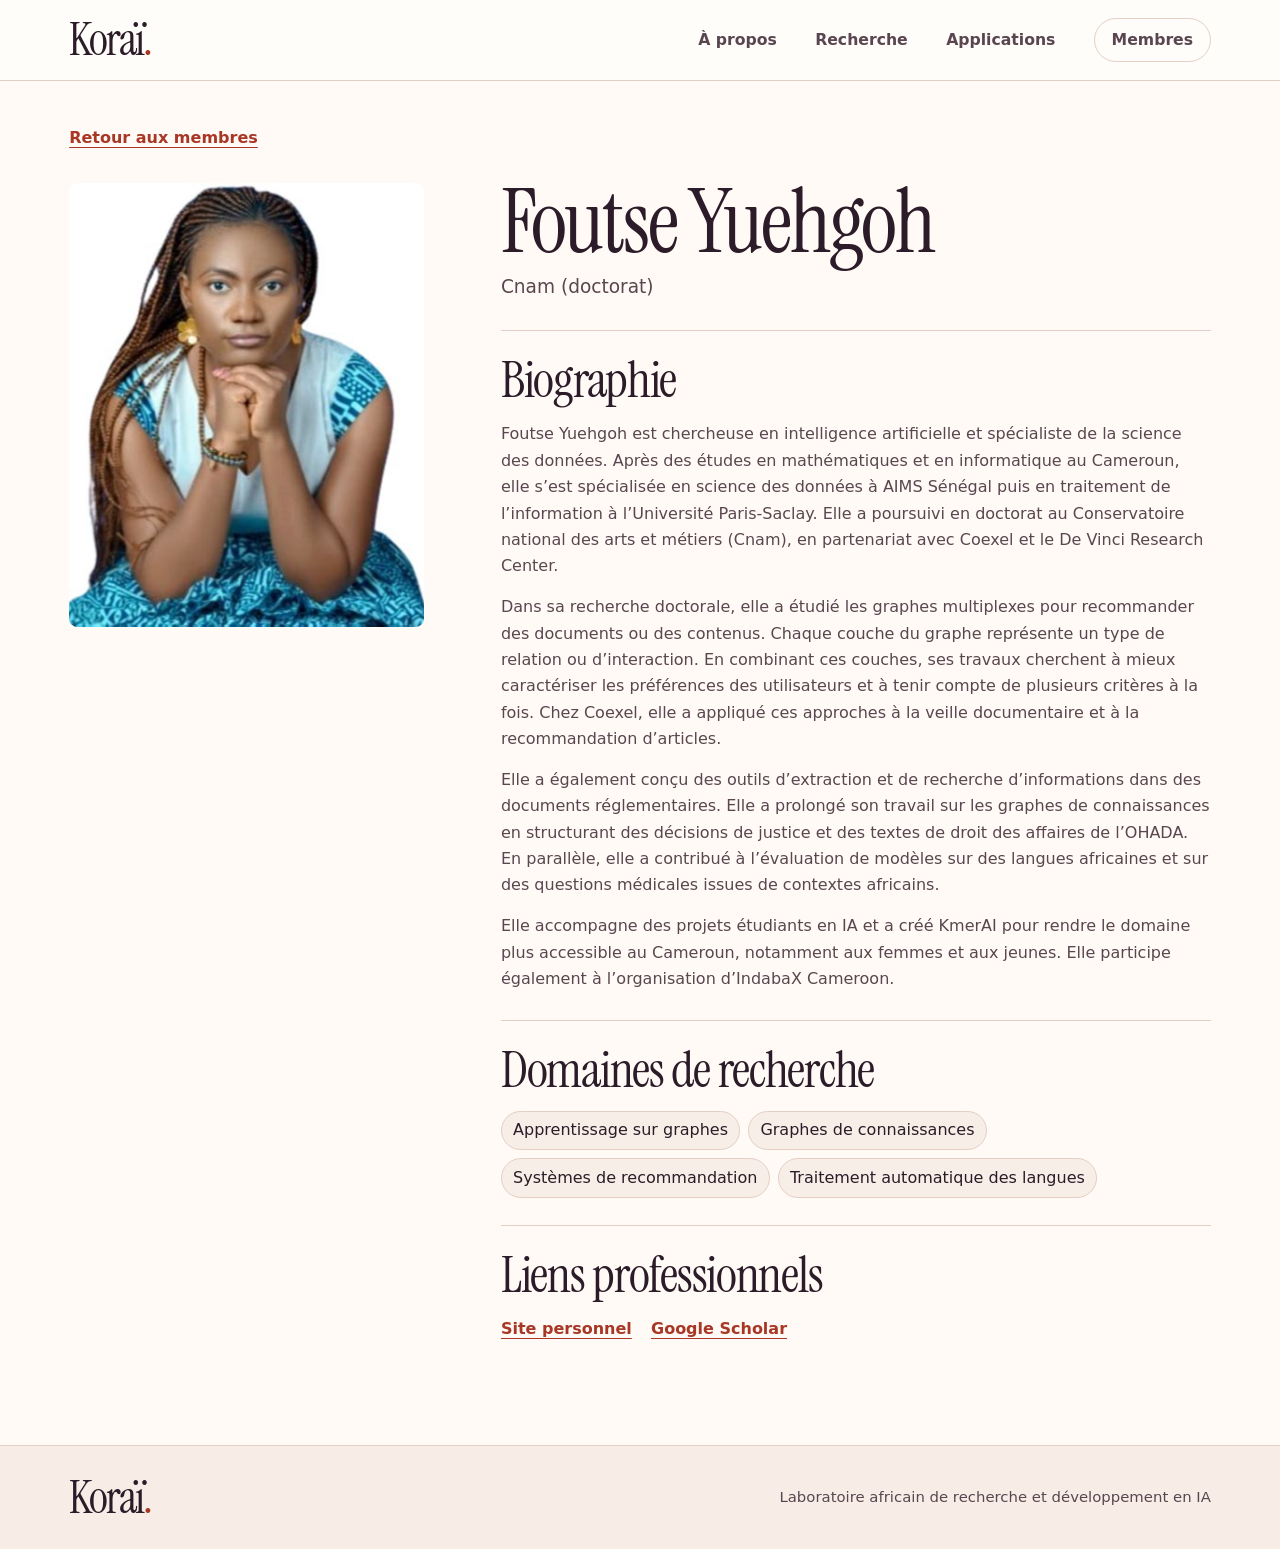
<file: membres/foutse-yuehgoh/index.html>
<!doctype html>
<html lang="fr">
<head>
  <meta charset="utf-8">
  <meta name="viewport" content="width=device-width, initial-scale=1">
  <meta name="theme-color" content="#fffaf5">
  <meta name="description" content="Profil et domaines de recherche de Foutse Yuehgoh au laboratoire Koraï.">
  <title>Foutse Yuehgoh | Koraï</title>
  <link rel="icon" href="../../assets/embleme-korai.png" type="image/png">
  <link rel="stylesheet" href="../../assets/site.css">
</head>
<body>
  <a class="skip-link" href="#contenu">Aller au contenu</a>
  <header class="site-header">
    <div class="wrap site-header-inner">
      <a class="wordmark" href="../../index.html" aria-label="Koraï, accueil">Koraï<span aria-hidden="true">.</span></a>
      <nav class="site-nav" aria-label="Navigation principale">
        <a href="../../a-propos/index.html">À propos</a>
        <a href="../../index.html#recherche">Recherche</a>
        <a href="../../applications/index.html">Applications</a>
        <a class="nav-members" href="../index.html">Membres</a>
      </nav>
    </div>
  </header>

  <main class="wrap profile member-profile" id="contenu">
    <a class="text-link" href="../index.html">Retour aux membres</a>
    <div class="profile-layout">
      <!-- Source du portrait : https://sl.bing.net/ji8FWTPRFM4 -->
      <img class="profile-photo" src="photo.jpg" alt="Portrait de Foutse Yuehgoh" decoding="async">
      <div>
        <h1>Foutse Yuehgoh</h1>
        <p class="profile-affiliation">Cnam (doctorat)</p>
        <section class="profile-section" aria-labelledby="biographie">
          <h2 id="biographie">Biographie</h2>
          <p>Foutse Yuehgoh est chercheuse en intelligence artificielle et spécialiste de la science des données. Après des études en mathématiques et en informatique au Cameroun, elle s’est spécialisée en science des données à AIMS Sénégal puis en traitement de l’information à l’Université Paris-Saclay. Elle a poursuivi en doctorat au Conservatoire national des arts et métiers (Cnam), en partenariat avec Coexel et le De Vinci Research Center.</p>
          <p>Dans sa recherche doctorale, elle a étudié les graphes multiplexes pour recommander des documents ou des contenus. Chaque couche du graphe représente un type de relation ou d’interaction. En combinant ces couches, ses travaux cherchent à mieux caractériser les préférences des utilisateurs et à tenir compte de plusieurs critères à la fois. Chez Coexel, elle a appliqué ces approches à la veille documentaire et à la recommandation d’articles.</p>
          <p>Elle a également conçu des outils d’extraction et de recherche d’informations dans des documents réglementaires. Elle a prolongé son travail sur les graphes de connaissances en structurant des décisions de justice et des textes de droit des affaires de l’OHADA. En parallèle, elle a contribué à l’évaluation de modèles sur des langues africaines et sur des questions médicales issues de contextes africains.</p>
          <p>Elle accompagne des projets étudiants en IA et a créé KmerAI pour rendre le domaine plus accessible au Cameroun, notamment aux femmes et aux jeunes. Elle participe également à l’organisation d’IndabaX Cameroon.</p>
        </section>
        <section class="profile-section" aria-labelledby="domaines">
          <h2 id="domaines">Domaines de recherche</h2>
          <ul class="skill-list">
            <li>Apprentissage sur graphes</li>
            <li>Graphes de connaissances</li>
            <li>Systèmes de recommandation</li>
            <li>Traitement automatique des langues</li>
          </ul>
        </section>
        <section class="profile-section" aria-labelledby="liens">
          <h2 id="liens">Liens professionnels</h2>
          <ul class="profile-links">
            <li><a class="text-link" href="https://foutse.github.io/">Site personnel</a></li>
            <li><a class="text-link" href="https://scholar.google.com/citations?user=0xPvl2EAAAAJ">Google Scholar</a></li>
          </ul>
        </section>
      </div>
    </div>
  </main>

  <footer class="site-footer">
    <div class="wrap footer-inner">
      <a class="wordmark" href="../../index.html" aria-label="Koraï, accueil">Koraï<span aria-hidden="true">.</span></a>
      <p>Laboratoire africain de recherche et développement en IA</p>
    </div>
  </footer>
</body>
</html>
</file>
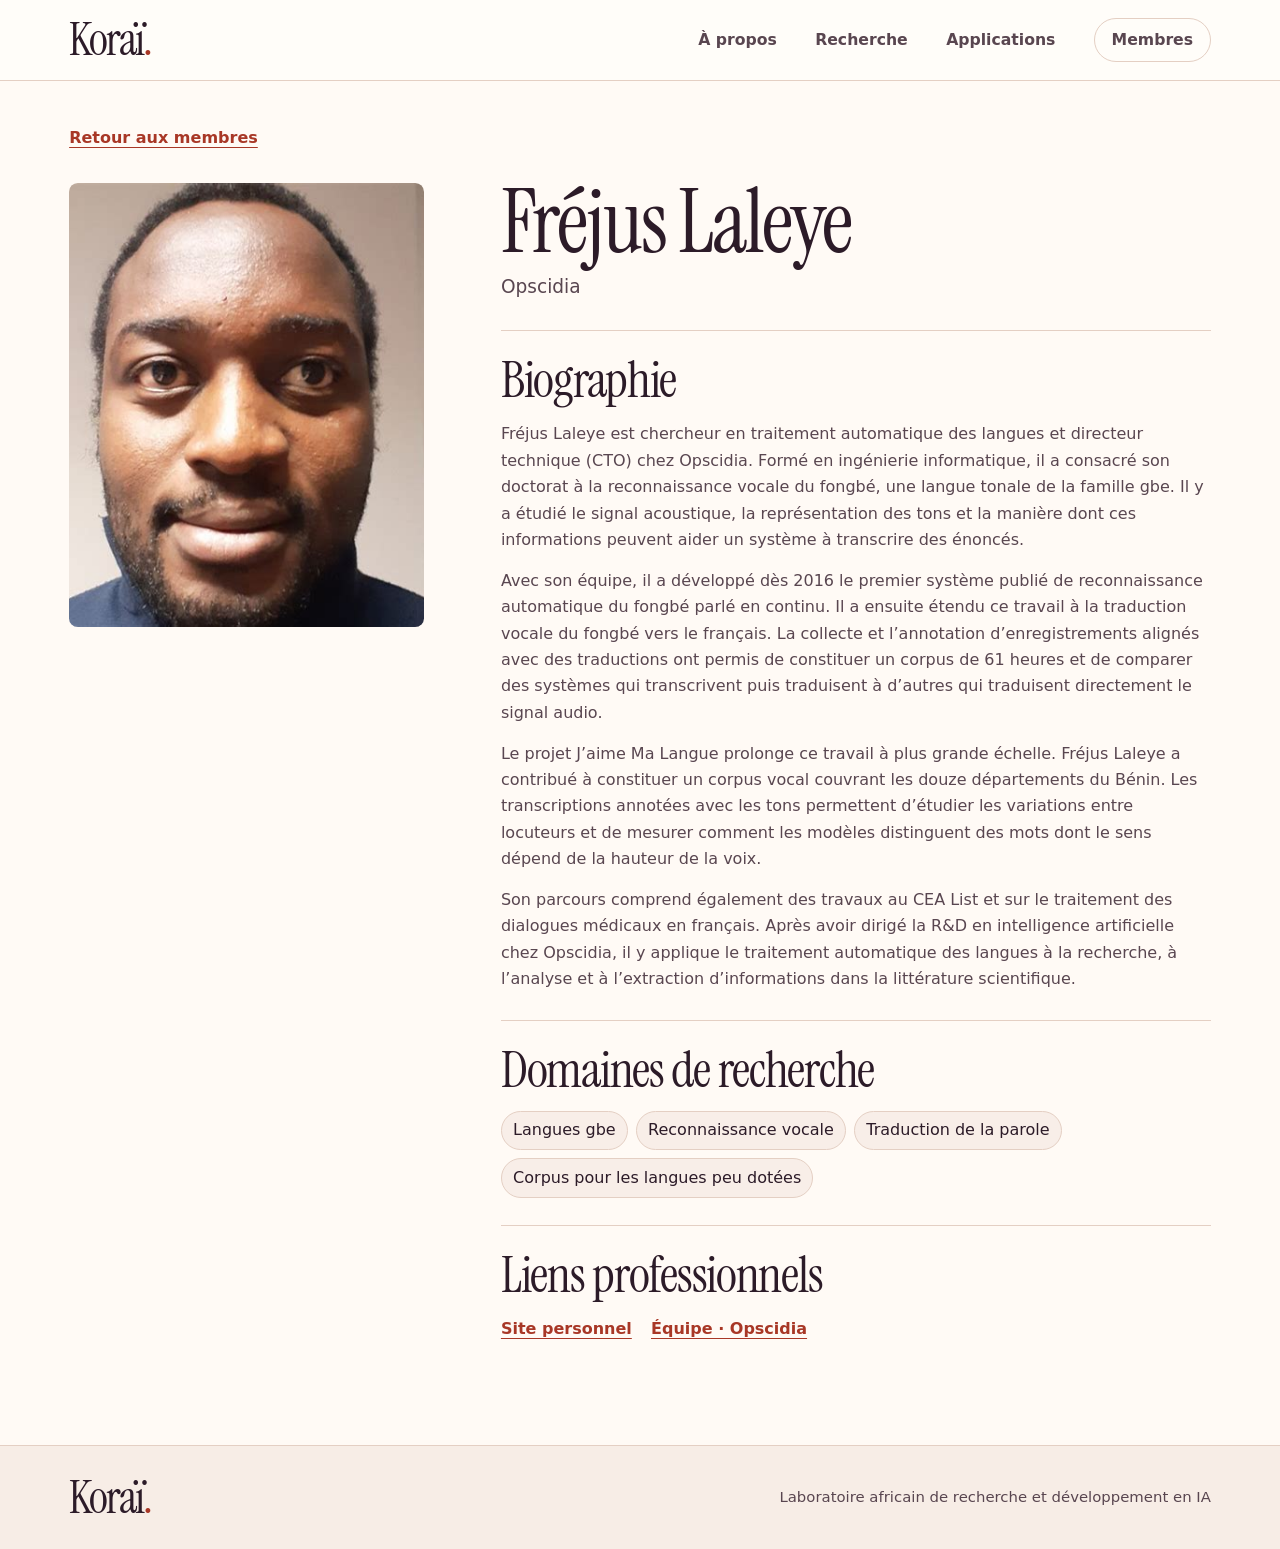
<file: membres/frejus-laleye/index.html>
<!doctype html>
<html lang="fr">
<head>
  <meta charset="utf-8">
  <meta name="viewport" content="width=device-width, initial-scale=1">
  <meta name="theme-color" content="#fffaf5">
  <meta name="description" content="Profil et domaines de recherche de Fréjus Laleye au laboratoire Koraï.">
  <title>Fréjus Laleye | Koraï</title>
  <link rel="icon" href="../../assets/embleme-korai.png" type="image/png">
  <link rel="stylesheet" href="../../assets/site.css">
</head>
<body>
  <a class="skip-link" href="#contenu">Aller au contenu</a>
  <header class="site-header">
    <div class="wrap site-header-inner">
      <a class="wordmark" href="../../index.html" aria-label="Koraï, accueil">Koraï<span aria-hidden="true">.</span></a>
      <nav class="site-nav" aria-label="Navigation principale">
        <a href="../../a-propos/index.html">À propos</a>
        <a href="../../index.html#recherche">Recherche</a>
        <a href="../../applications/index.html">Applications</a>
        <a class="nav-members" href="../index.html">Membres</a>
      </nav>
    </div>
  </header>

  <main class="wrap profile member-profile" id="contenu">
    <a class="text-link" href="../index.html">Retour aux membres</a>
    <div class="profile-layout">
      <!-- Source du portrait : https://sl.bing.net/eVhYEmjkB7k -->
      <img class="profile-photo" src="photo.jpg" alt="Portrait de Fréjus Laleye" decoding="async">
      <div>
        <h1>Fréjus Laleye</h1>
        <p class="profile-affiliation">Opscidia</p>
        <section class="profile-section" aria-labelledby="biographie">
          <h2 id="biographie">Biographie</h2>
          <p>Fréjus Laleye est chercheur en traitement automatique des langues et directeur technique (CTO) chez Opscidia. Formé en ingénierie informatique, il a consacré son doctorat à la reconnaissance vocale du fongbé, une langue tonale de la famille gbe. Il y a étudié le signal acoustique, la représentation des tons et la manière dont ces informations peuvent aider un système à transcrire des énoncés.</p>
          <p>Avec son équipe, il a développé dès 2016 le premier système publié de reconnaissance automatique du fongbé parlé en continu. Il a ensuite étendu ce travail à la traduction vocale du fongbé vers le français. La collecte et l’annotation d’enregistrements alignés avec des traductions ont permis de constituer un corpus de 61 heures et de comparer des systèmes qui transcrivent puis traduisent à d’autres qui traduisent directement le signal audio.</p>
          <p>Le projet J’aime Ma Langue prolonge ce travail à plus grande échelle. Fréjus Laleye a contribué à constituer un corpus vocal couvrant les douze départements du Bénin. Les transcriptions annotées avec les tons permettent d’étudier les variations entre locuteurs et de mesurer comment les modèles distinguent des mots dont le sens dépend de la hauteur de la voix.</p>
          <p>Son parcours comprend également des travaux au CEA List et sur le traitement des dialogues médicaux en français. Après avoir dirigé la R&D en intelligence artificielle chez Opscidia, il y applique le traitement automatique des langues à la recherche, à l’analyse et à l’extraction d’informations dans la littérature scientifique.</p>
        </section>
        <section class="profile-section" aria-labelledby="domaines">
          <h2 id="domaines">Domaines de recherche</h2>
          <ul class="skill-list">
            <li>Langues gbe</li>
            <li>Reconnaissance vocale</li>
            <li>Traduction de la parole</li>
            <li>Corpus pour les langues peu dotées</li>
          </ul>
        </section>
        <section class="profile-section" aria-labelledby="liens">
          <h2 id="liens">Liens professionnels</h2>
          <ul class="profile-links">
            <li><a class="text-link" href="https://laleye.github.io/">Site personnel</a></li>
            <li><a class="text-link" href="https://www.opscidia.com/fr/equipe/">Équipe · Opscidia</a></li>
          </ul>
        </section>
      </div>
    </div>
  </main>

  <footer class="site-footer">
    <div class="wrap footer-inner">
      <a class="wordmark" href="../../index.html" aria-label="Koraï, accueil">Koraï<span aria-hidden="true">.</span></a>
      <p>Laboratoire africain de recherche et développement en IA</p>
    </div>
  </footer>
</body>
</html>
</file>
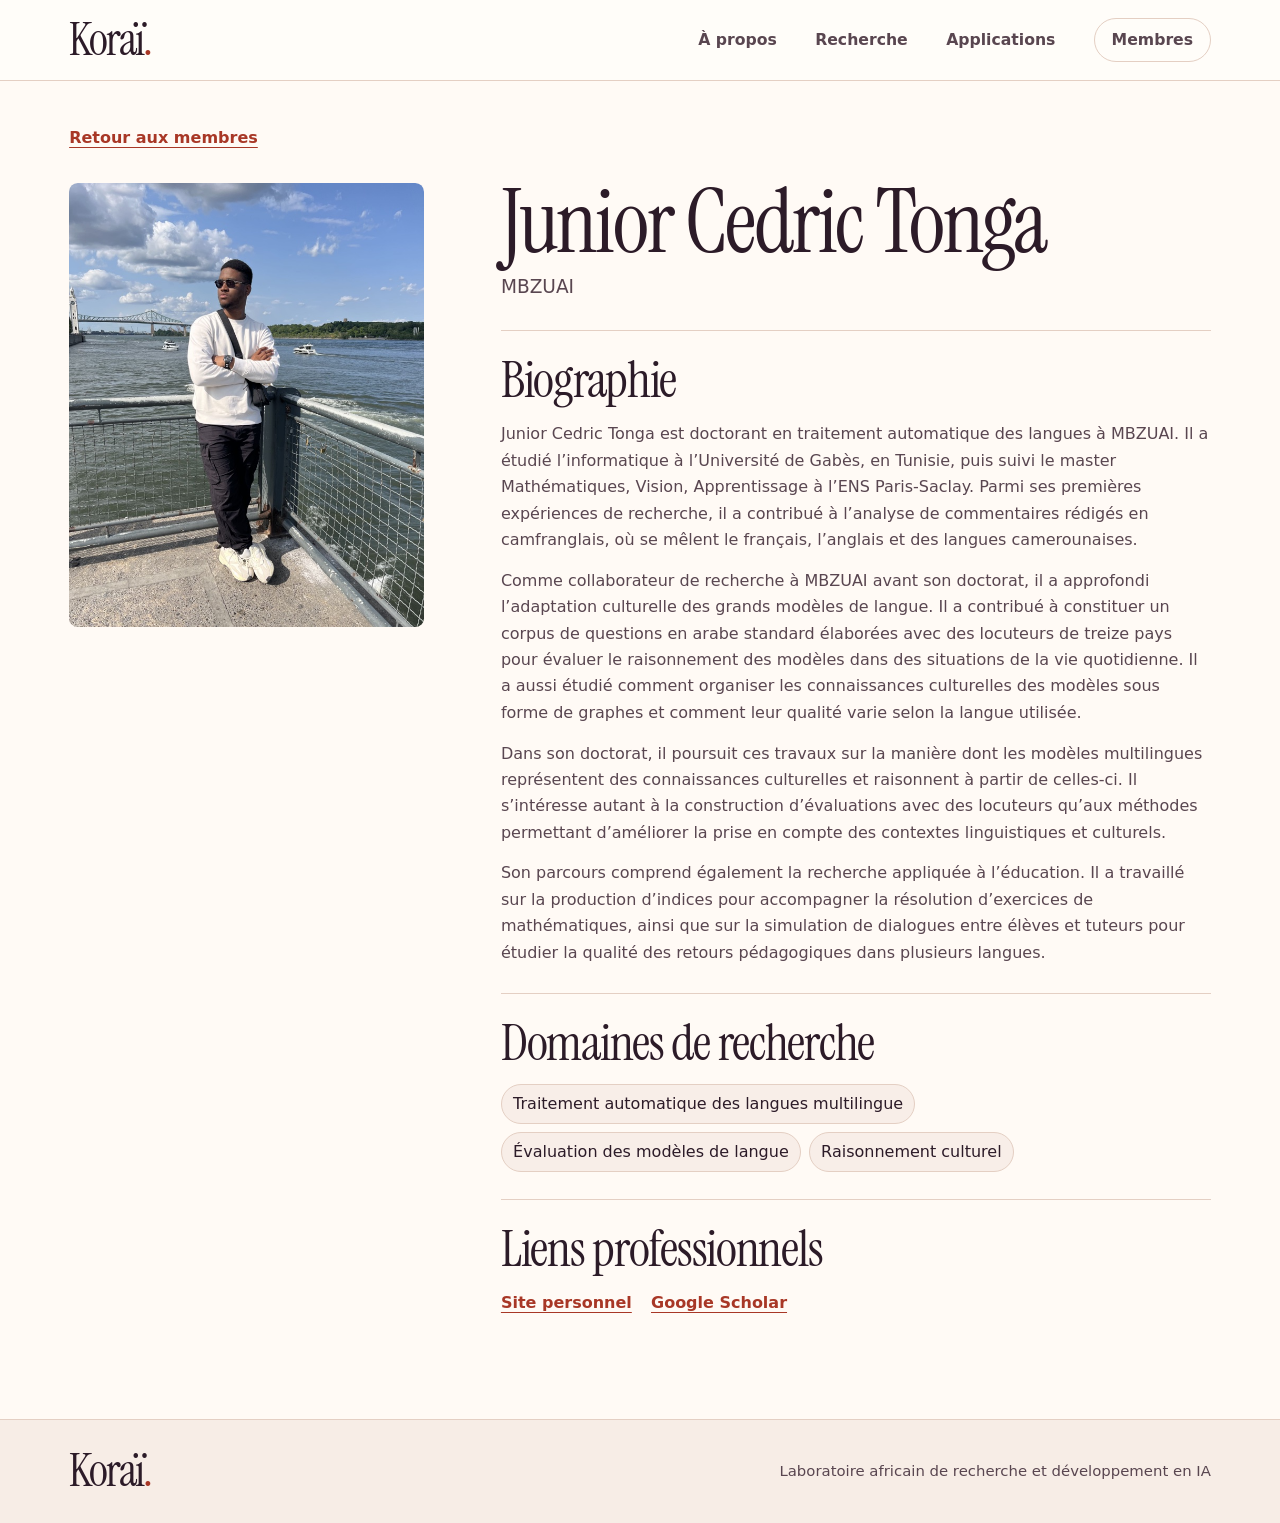
<file: membres/junior-cedric-tonga/index.html>
<!doctype html>
<html lang="fr">
<head>
  <meta charset="utf-8">
  <meta name="viewport" content="width=device-width, initial-scale=1">
  <meta name="theme-color" content="#fffaf5">
  <meta name="description" content="Profil et domaines de recherche de Junior Cedric Tonga au laboratoire Koraï.">
  <title>Junior Cedric Tonga | Koraï</title>
  <link rel="icon" href="../../assets/embleme-korai.png" type="image/png">
  <link rel="stylesheet" href="../../assets/site.css">
</head>
<body>
  <a class="skip-link" href="#contenu">Aller au contenu</a>
  <header class="site-header">
    <div class="wrap site-header-inner">
      <a class="wordmark" href="../../index.html" aria-label="Koraï, accueil">Koraï<span aria-hidden="true">.</span></a>
      <nav class="site-nav" aria-label="Navigation principale">
        <a href="../../a-propos/index.html">À propos</a>
        <a href="../../index.html#recherche">Recherche</a>
        <a href="../../applications/index.html">Applications</a>
        <a class="nav-members" href="../index.html">Membres</a>
      </nav>
    </div>
  </header>

  <main class="wrap profile member-profile" id="contenu">
    <a class="text-link" href="../index.html">Retour aux membres</a>
    <div class="profile-layout">
      <!-- Source du portrait : https://sl.bing.net/jfVRz3DmtAy -->
      <img class="profile-photo" src="photo.jpg" alt="Portrait de Junior Cedric Tonga" decoding="async">
      <div>
        <h1>Junior Cedric Tonga</h1>
        <p class="profile-affiliation">MBZUAI</p>
        <section class="profile-section" aria-labelledby="biographie">
          <h2 id="biographie">Biographie</h2>
          <p>Junior Cedric Tonga est doctorant en traitement automatique des langues à MBZUAI. Il a étudié l’informatique à l’Université de Gabès, en Tunisie, puis suivi le master Mathématiques, Vision, Apprentissage à l’ENS Paris-Saclay. Parmi ses premières expériences de recherche, il a contribué à l’analyse de commentaires rédigés en camfranglais, où se mêlent le français, l’anglais et des langues camerounaises.</p>
          <p>Comme collaborateur de recherche à MBZUAI avant son doctorat, il a approfondi l’adaptation culturelle des grands modèles de langue. Il a contribué à constituer un corpus de questions en arabe standard élaborées avec des locuteurs de treize pays pour évaluer le raisonnement des modèles dans des situations de la vie quotidienne. Il a aussi étudié comment organiser les connaissances culturelles des modèles sous forme de graphes et comment leur qualité varie selon la langue utilisée.</p>
          <p>Dans son doctorat, il poursuit ces travaux sur la manière dont les modèles multilingues représentent des connaissances culturelles et raisonnent à partir de celles-ci. Il s’intéresse autant à la construction d’évaluations avec des locuteurs qu’aux méthodes permettant d’améliorer la prise en compte des contextes linguistiques et culturels.</p>
          <p>Son parcours comprend également la recherche appliquée à l’éducation. Il a travaillé sur la production d’indices pour accompagner la résolution d’exercices de mathématiques, ainsi que sur la simulation de dialogues entre élèves et tuteurs pour étudier la qualité des retours pédagogiques dans plusieurs langues.</p>
        </section>
        <section class="profile-section" aria-labelledby="domaines">
          <h2 id="domaines">Domaines de recherche</h2>
          <ul class="skill-list">
            <li>Traitement automatique des langues multilingue</li>
            <li>Évaluation des modèles de langue</li>
            <li>Raisonnement culturel</li>
          </ul>
        </section>
        <section class="profile-section" aria-labelledby="liens">
          <h2 id="liens">Liens professionnels</h2>
          <ul class="profile-links">
            <li><a class="text-link" href="https://juniortonga.github.io/">Site personnel</a></li>
            <li><a class="text-link" href="https://scholar.google.com/citations?user=DI_oyPUAAAAJ">Google Scholar</a></li>
          </ul>
        </section>
      </div>
    </div>
  </main>

  <footer class="site-footer">
    <div class="wrap footer-inner">
      <a class="wordmark" href="../../index.html" aria-label="Koraï, accueil">Koraï<span aria-hidden="true">.</span></a>
      <p>Laboratoire africain de recherche et développement en IA</p>
    </div>
  </footer>
</body>
</html>
</file>
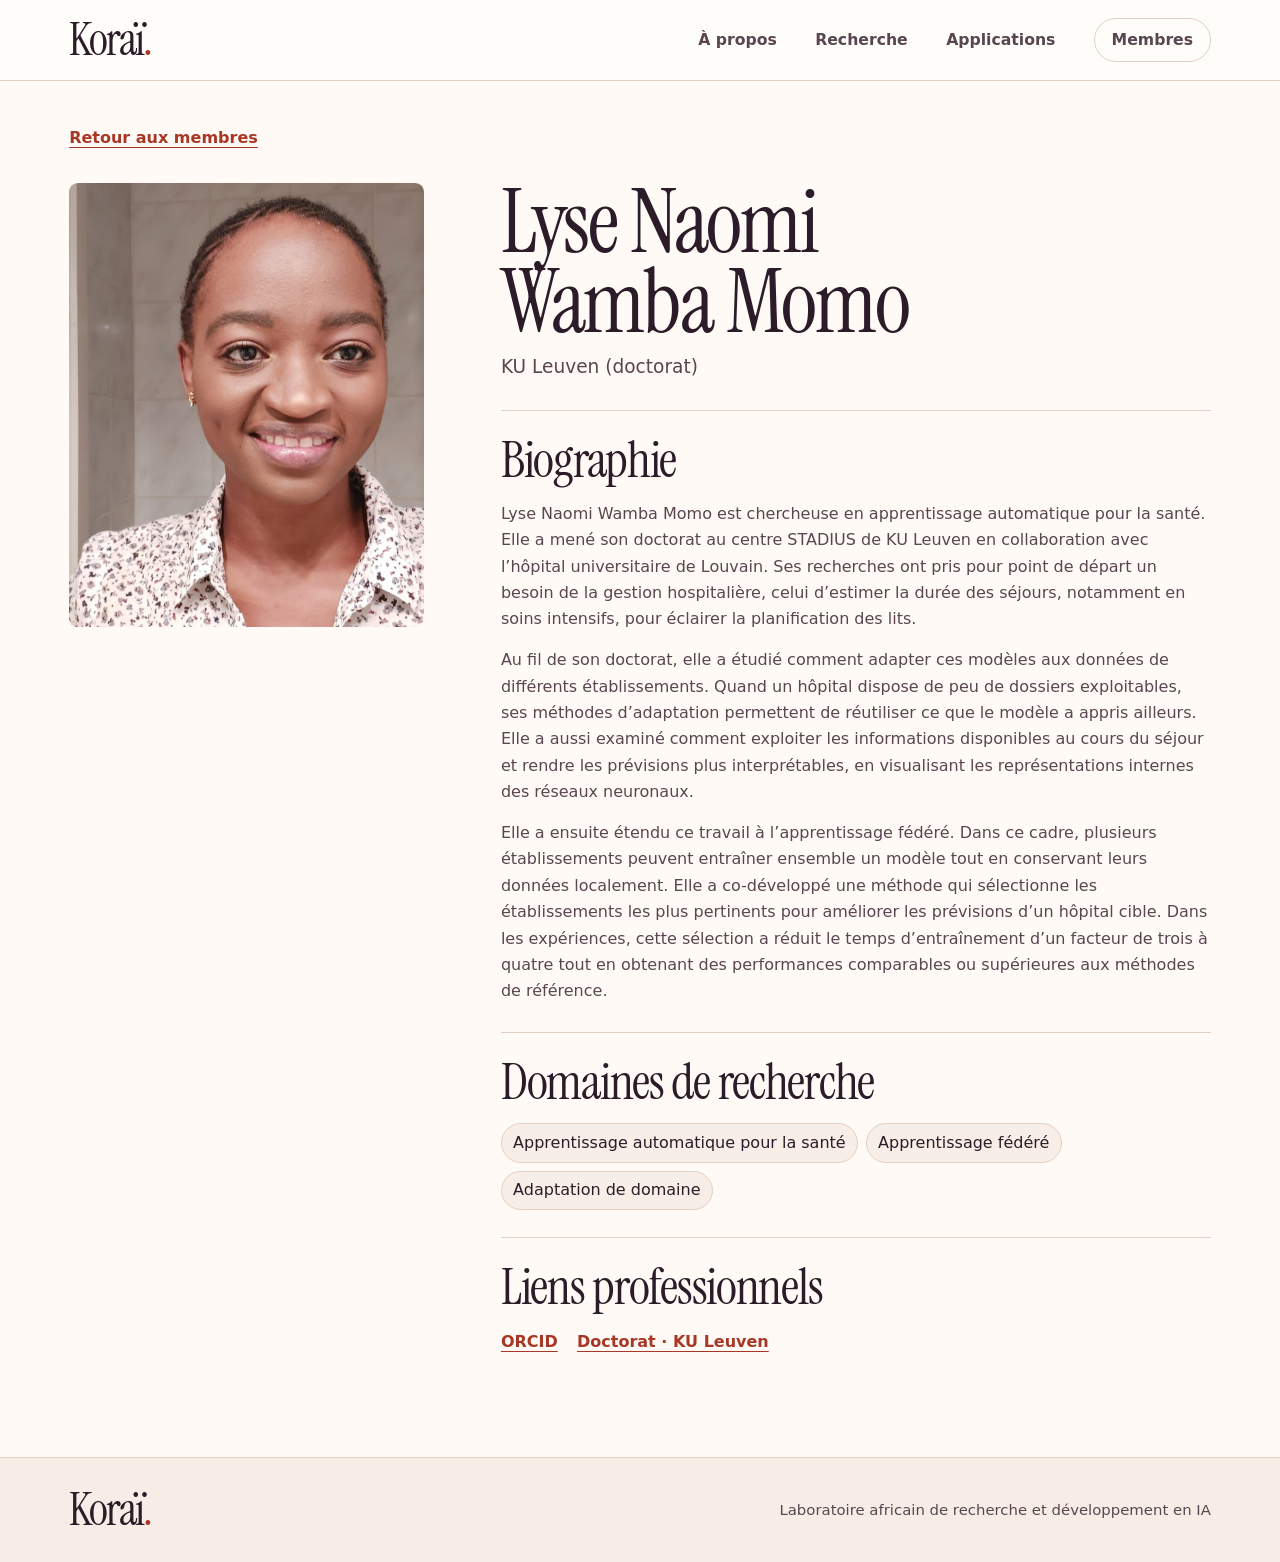
<file: membres/lyse-naomi-wamba-momo/index.html>
<!doctype html>
<html lang="fr">
<head>
  <meta charset="utf-8">
  <meta name="viewport" content="width=device-width, initial-scale=1">
  <meta name="theme-color" content="#fffaf5">
  <meta name="description" content="Profil et domaines de recherche de Lyse Naomi Wamba Momo au laboratoire Koraï.">
  <title>Lyse Naomi Wamba Momo | Koraï</title>
  <link rel="icon" href="../../assets/embleme-korai.png" type="image/png">
  <link rel="stylesheet" href="../../assets/site.css">
</head>
<body>
  <a class="skip-link" href="#contenu">Aller au contenu</a>
  <header class="site-header">
    <div class="wrap site-header-inner">
      <a class="wordmark" href="../../index.html" aria-label="Koraï, accueil">Koraï<span aria-hidden="true">.</span></a>
      <nav class="site-nav" aria-label="Navigation principale">
        <a href="../../a-propos/index.html">À propos</a>
        <a href="../../index.html#recherche">Recherche</a>
        <a href="../../applications/index.html">Applications</a>
        <a class="nav-members" href="../index.html">Membres</a>
      </nav>
    </div>
  </header>

  <main class="wrap profile member-profile" id="contenu">
    <a class="text-link" href="../index.html">Retour aux membres</a>
    <div class="profile-layout">
      <!-- Source du portrait : https://sl.bing.net/fHfY8ntFzqK -->
      <img class="profile-photo" src="photo.jpg" alt="Portrait de Lyse Naomi Wamba Momo" decoding="async">
      <div>
        <h1>Lyse Naomi Wamba Momo</h1>
        <p class="profile-affiliation">KU Leuven (doctorat)</p>
        <section class="profile-section" aria-labelledby="biographie">
          <h2 id="biographie">Biographie</h2>
          <p>Lyse Naomi Wamba Momo est chercheuse en apprentissage automatique pour la santé. Elle a mené son doctorat au centre STADIUS de KU Leuven en collaboration avec l’hôpital universitaire de Louvain. Ses recherches ont pris pour point de départ un besoin de la gestion hospitalière, celui d’estimer la durée des séjours, notamment en soins intensifs, pour éclairer la planification des lits.</p>
          <p>Au fil de son doctorat, elle a étudié comment adapter ces modèles aux données de différents établissements. Quand un hôpital dispose de peu de dossiers exploitables, ses méthodes d’adaptation permettent de réutiliser ce que le modèle a appris ailleurs. Elle a aussi examiné comment exploiter les informations disponibles au cours du séjour et rendre les prévisions plus interprétables, en visualisant les représentations internes des réseaux neuronaux.</p>
          <p>Elle a ensuite étendu ce travail à l’apprentissage fédéré. Dans ce cadre, plusieurs établissements peuvent entraîner ensemble un modèle tout en conservant leurs données localement. Elle a co-développé une méthode qui sélectionne les établissements les plus pertinents pour améliorer les prévisions d’un hôpital cible. Dans les expériences, cette sélection a réduit le temps d’entraînement d’un facteur de trois à quatre tout en obtenant des performances comparables ou supérieures aux méthodes de référence.</p>
        </section>
        <section class="profile-section" aria-labelledby="domaines">
          <h2 id="domaines">Domaines de recherche</h2>
          <ul class="skill-list">
            <li>Apprentissage automatique pour la santé</li>
            <li>Apprentissage fédéré</li>
            <li>Adaptation de domaine</li>
          </ul>
        </section>
        <section class="profile-section" aria-labelledby="liens">
          <h2 id="liens">Liens professionnels</h2>
          <ul class="profile-links">
            <li><a class="text-link" href="https://orcid.org/0000-0002-9019-0236">ORCID</a></li>
            <li><a class="text-link" href="https://research.kuleuven.be/doctoraldefences/en/3E190819">Doctorat · KU Leuven</a></li>
          </ul>
        </section>
      </div>
    </div>
  </main>

  <footer class="site-footer">
    <div class="wrap footer-inner">
      <a class="wordmark" href="../../index.html" aria-label="Koraï, accueil">Koraï<span aria-hidden="true">.</span></a>
      <p>Laboratoire africain de recherche et développement en IA</p>
    </div>
  </footer>
</body>
</html>
</file>
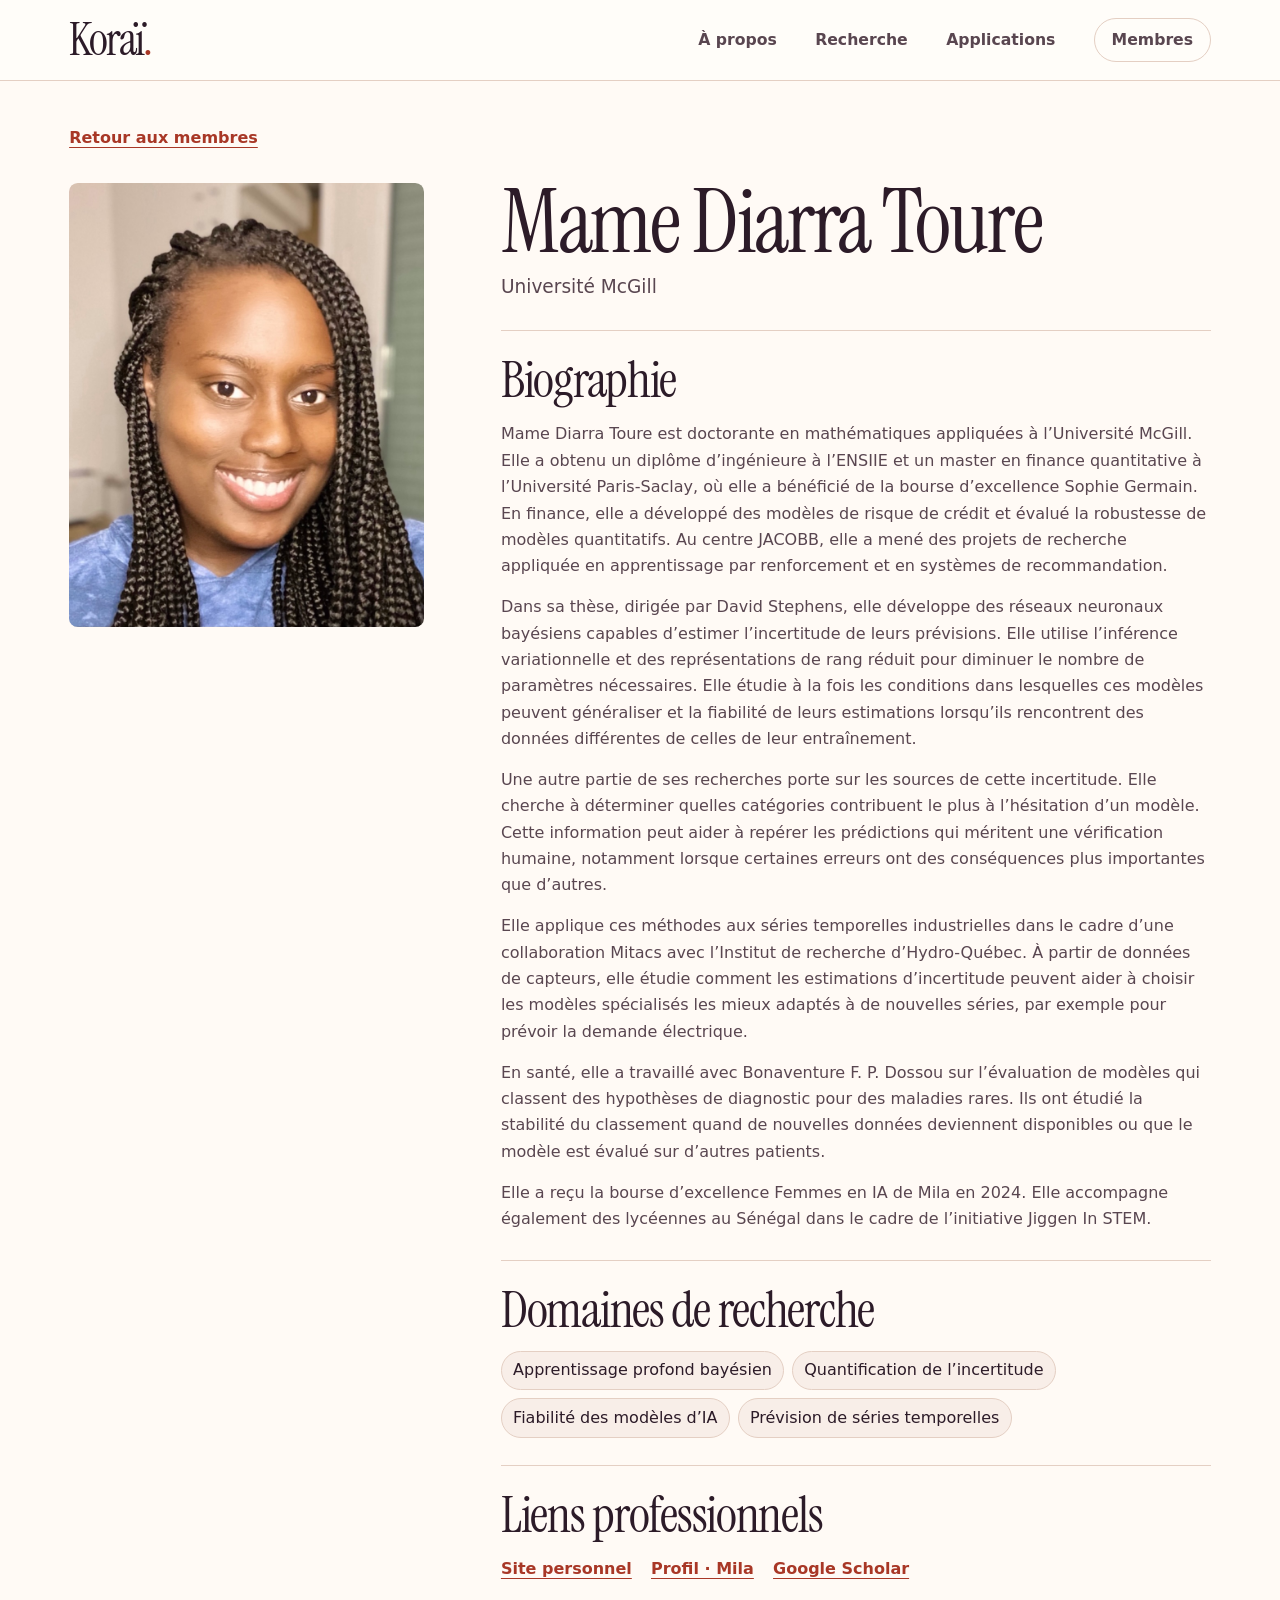
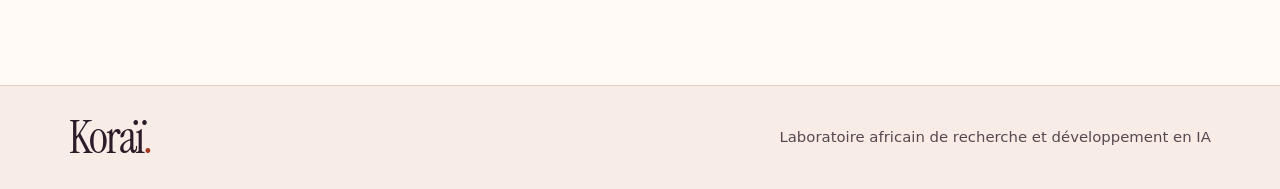
<file: membres/mame-diarra-toure/index.html>
<!doctype html>
<html lang="fr">
<head>
  <meta charset="utf-8">
  <meta name="viewport" content="width=device-width, initial-scale=1">
  <meta name="theme-color" content="#fffaf5">
  <meta name="description" content="Profil et domaines de recherche de Mame Diarra Toure au laboratoire Koraï.">
  <title>Mame Diarra Toure | Koraï</title>
  <link rel="icon" href="../../assets/embleme-korai.png" type="image/png">
  <link rel="stylesheet" href="../../assets/site.css">
</head>
<body>
  <a class="skip-link" href="#contenu">Aller au contenu</a>
  <header class="site-header">
    <div class="wrap site-header-inner">
      <a class="wordmark" href="../../index.html" aria-label="Koraï, accueil">Koraï<span aria-hidden="true">.</span></a>
      <nav class="site-nav" aria-label="Navigation principale">
        <a href="../../a-propos/index.html">À propos</a>
        <a href="../../index.html#recherche">Recherche</a>
        <a href="../../applications/index.html">Applications</a>
        <a class="nav-members" href="../index.html">Membres</a>
      </nav>
    </div>
  </header>

  <main class="wrap profile member-profile" id="contenu">
    <a class="text-link" href="../index.html">Retour aux membres</a>
    <div class="profile-layout">
      <!-- Source du portrait https://arradiat.github.io/pp.jpg -->
      <img class="profile-photo" src="photo.jpg" alt="Portrait de Mame Diarra Toure" decoding="async">
      <div>
        <h1>Mame Diarra Toure</h1>
        <p class="profile-affiliation">Université McGill</p>
        <section class="profile-section" aria-labelledby="biographie">
          <h2 id="biographie">Biographie</h2>
          <p>Mame Diarra Toure est doctorante en mathématiques appliquées à l’Université McGill. Elle a obtenu un diplôme d’ingénieure à l’ENSIIE et un master en finance quantitative à l’Université Paris-Saclay, où elle a bénéficié de la bourse d’excellence Sophie Germain. En finance, elle a développé des modèles de risque de crédit et évalué la robustesse de modèles quantitatifs. Au centre JACOBB, elle a mené des projets de recherche appliquée en apprentissage par renforcement et en systèmes de recommandation.</p>
          <p>Dans sa thèse, dirigée par David Stephens, elle développe des réseaux neuronaux bayésiens capables d’estimer l’incertitude de leurs prévisions. Elle utilise l’inférence variationnelle et des représentations de rang réduit pour diminuer le nombre de paramètres nécessaires. Elle étudie à la fois les conditions dans lesquelles ces modèles peuvent généraliser et la fiabilité de leurs estimations lorsqu’ils rencontrent des données différentes de celles de leur entraînement.</p>
          <p>Une autre partie de ses recherches porte sur les sources de cette incertitude. Elle cherche à déterminer quelles catégories contribuent le plus à l’hésitation d’un modèle. Cette information peut aider à repérer les prédictions qui méritent une vérification humaine, notamment lorsque certaines erreurs ont des conséquences plus importantes que d’autres.</p>
          <p>Elle applique ces méthodes aux séries temporelles industrielles dans le cadre d’une collaboration Mitacs avec l’Institut de recherche d’Hydro-Québec. À partir de données de capteurs, elle étudie comment les estimations d’incertitude peuvent aider à choisir les modèles spécialisés les mieux adaptés à de nouvelles séries, par exemple pour prévoir la demande électrique.</p>
          <p>En santé, elle a travaillé avec Bonaventure F. P. Dossou sur l’évaluation de modèles qui classent des hypothèses de diagnostic pour des maladies rares. Ils ont étudié la stabilité du classement quand de nouvelles données deviennent disponibles ou que le modèle est évalué sur d’autres patients.</p>
          <p>Elle a reçu la bourse d’excellence Femmes en IA de Mila en 2024. Elle accompagne également des lycéennes au Sénégal dans le cadre de l’initiative Jiggen In STEM.</p>
        </section>
        <section class="profile-section" aria-labelledby="domaines">
          <h2 id="domaines">Domaines de recherche</h2>
          <ul class="skill-list">
            <li>Apprentissage profond bayésien</li>
            <li>Quantification de l’incertitude</li>
            <li>Fiabilité des modèles d’IA</li>
            <li>Prévision de séries temporelles</li>
          </ul>
        </section>
        <section class="profile-section" aria-labelledby="liens">
          <h2 id="liens">Liens professionnels</h2>
          <ul class="profile-links">
            <li><a class="text-link" href="https://arradiat.github.io/">Site personnel</a></li>
            <li><a class="text-link" href="https://mila.quebec/fr/annuaire/mame-diarra-toure">Profil · Mila</a></li>
            <li><a class="text-link" href="https://scholar.google.com/citations?user=F6Cuhc8AAAAJ">Google Scholar</a></li>
          </ul>
        </section>
      </div>
    </div>
  </main>

  <footer class="site-footer">
    <div class="wrap footer-inner">
      <a class="wordmark" href="../../index.html" aria-label="Koraï, accueil">Koraï<span aria-hidden="true">.</span></a>
      <p>Laboratoire africain de recherche et développement en IA</p>
    </div>
  </footer>
</body>
</html>
</file>
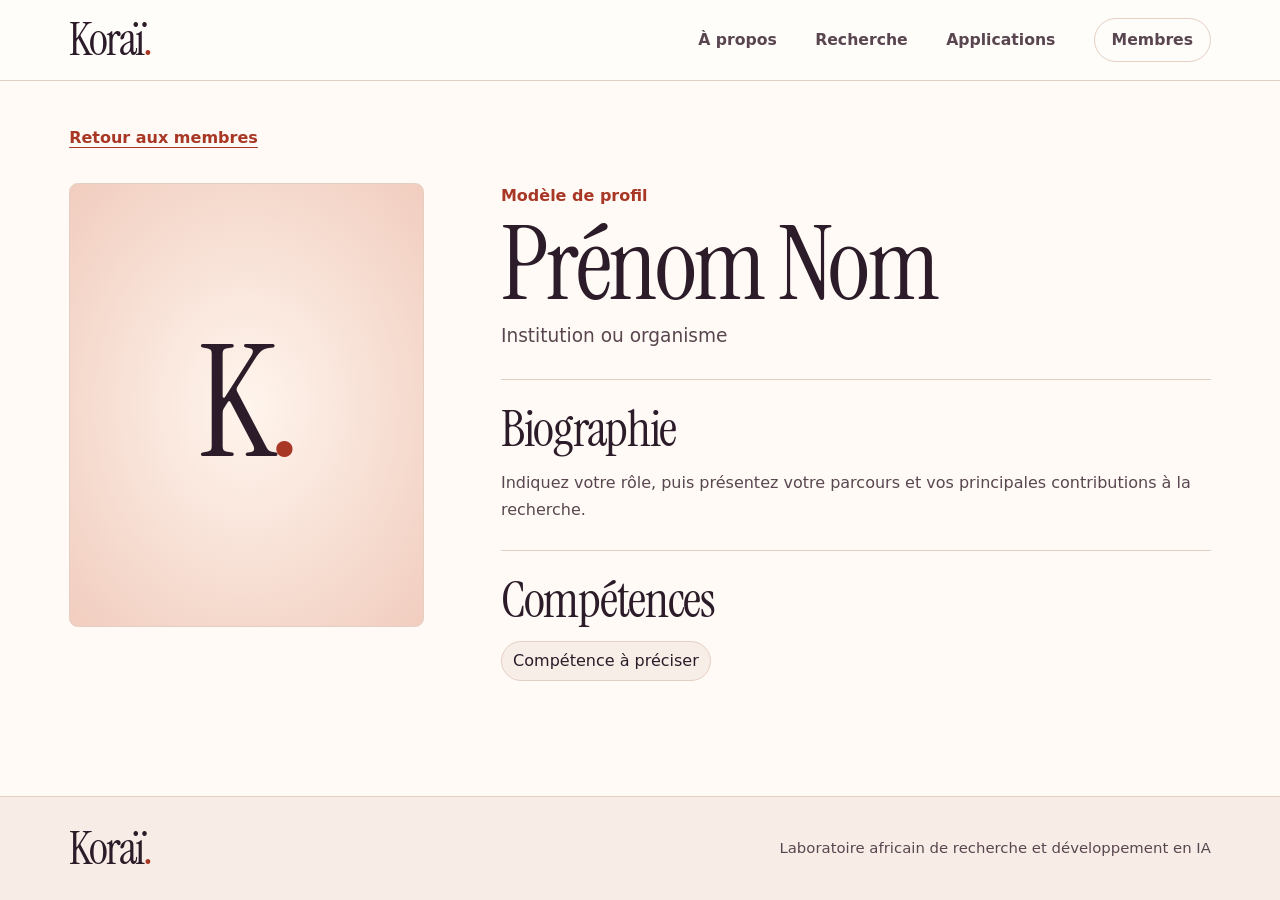
<file: membres/modele/index.html>
<!doctype html>
<html lang="fr">
<head>
  <meta charset="utf-8">
  <meta name="viewport" content="width=device-width, initial-scale=1">
  <!-- Retirer la ligne suivante lors de la publication d’un profil. -->
  <meta name="robots" content="noindex">
  <meta name="theme-color" content="#fffaf5">
  <title>Modèle de profil | Koraï</title>
  <link rel="icon" href="../../assets/embleme-korai.png" type="image/png">
  <link rel="stylesheet" href="../../assets/site.css">
</head>
<body>
  <a class="skip-link" href="#contenu">Aller au contenu</a>
  <header class="site-header">
    <div class="wrap site-header-inner">
      <a class="wordmark" href="../../index.html" aria-label="Koraï, accueil">Koraï<span aria-hidden="true">.</span></a>
      <nav class="site-nav" aria-label="Navigation principale">
        <a href="../../a-propos/index.html">À propos</a>
        <a href="../../index.html#recherche">Recherche</a>
        <a href="../../applications/index.html">Applications</a>
        <a class="nav-members" href="../index.html">Membres</a>
      </nav>
    </div>
  </header>

  <main class="wrap profile" id="contenu">
    <a class="text-link" href="../index.html">Retour aux membres</a>
    <div class="profile-layout">
      <!-- Remplacer ce bloc par <img class="profile-photo" src="photo.jpg" alt="Portrait de Prénom Nom">. -->
      <div class="profile-placeholder" aria-hidden="true">K<span>.</span></div>
      <div>
        <!-- Remplacer le titre, le nom, l’affiliation et les textes d’exemple. -->
        <p class="profile-note">Modèle de profil</p>
        <h1>Prénom Nom</h1>
        <p class="profile-affiliation">Institution ou organisme</p>
        <div class="profile-section">
          <h2>Biographie</h2>
          <p>Indiquez votre rôle, puis présentez votre parcours et vos principales contributions à la recherche.</p>
        </div>
        <div class="profile-section">
          <h2>Compétences</h2>
          <ul class="skill-list">
            <li>Compétence à préciser</li>
          </ul>
        </div>
        <!-- Ajouter si souhaité le site personnel, les profils professionnels et les liens institutionnels. -->
      </div>
    </div>
  </main>

  <footer class="site-footer">
    <div class="wrap footer-inner">
      <a class="wordmark" href="../../index.html" aria-label="Koraï, accueil">Koraï<span aria-hidden="true">.</span></a>
      <p>Laboratoire africain de recherche et développement en IA</p>
    </div>
  </footer>
</body>
</html>
</file>
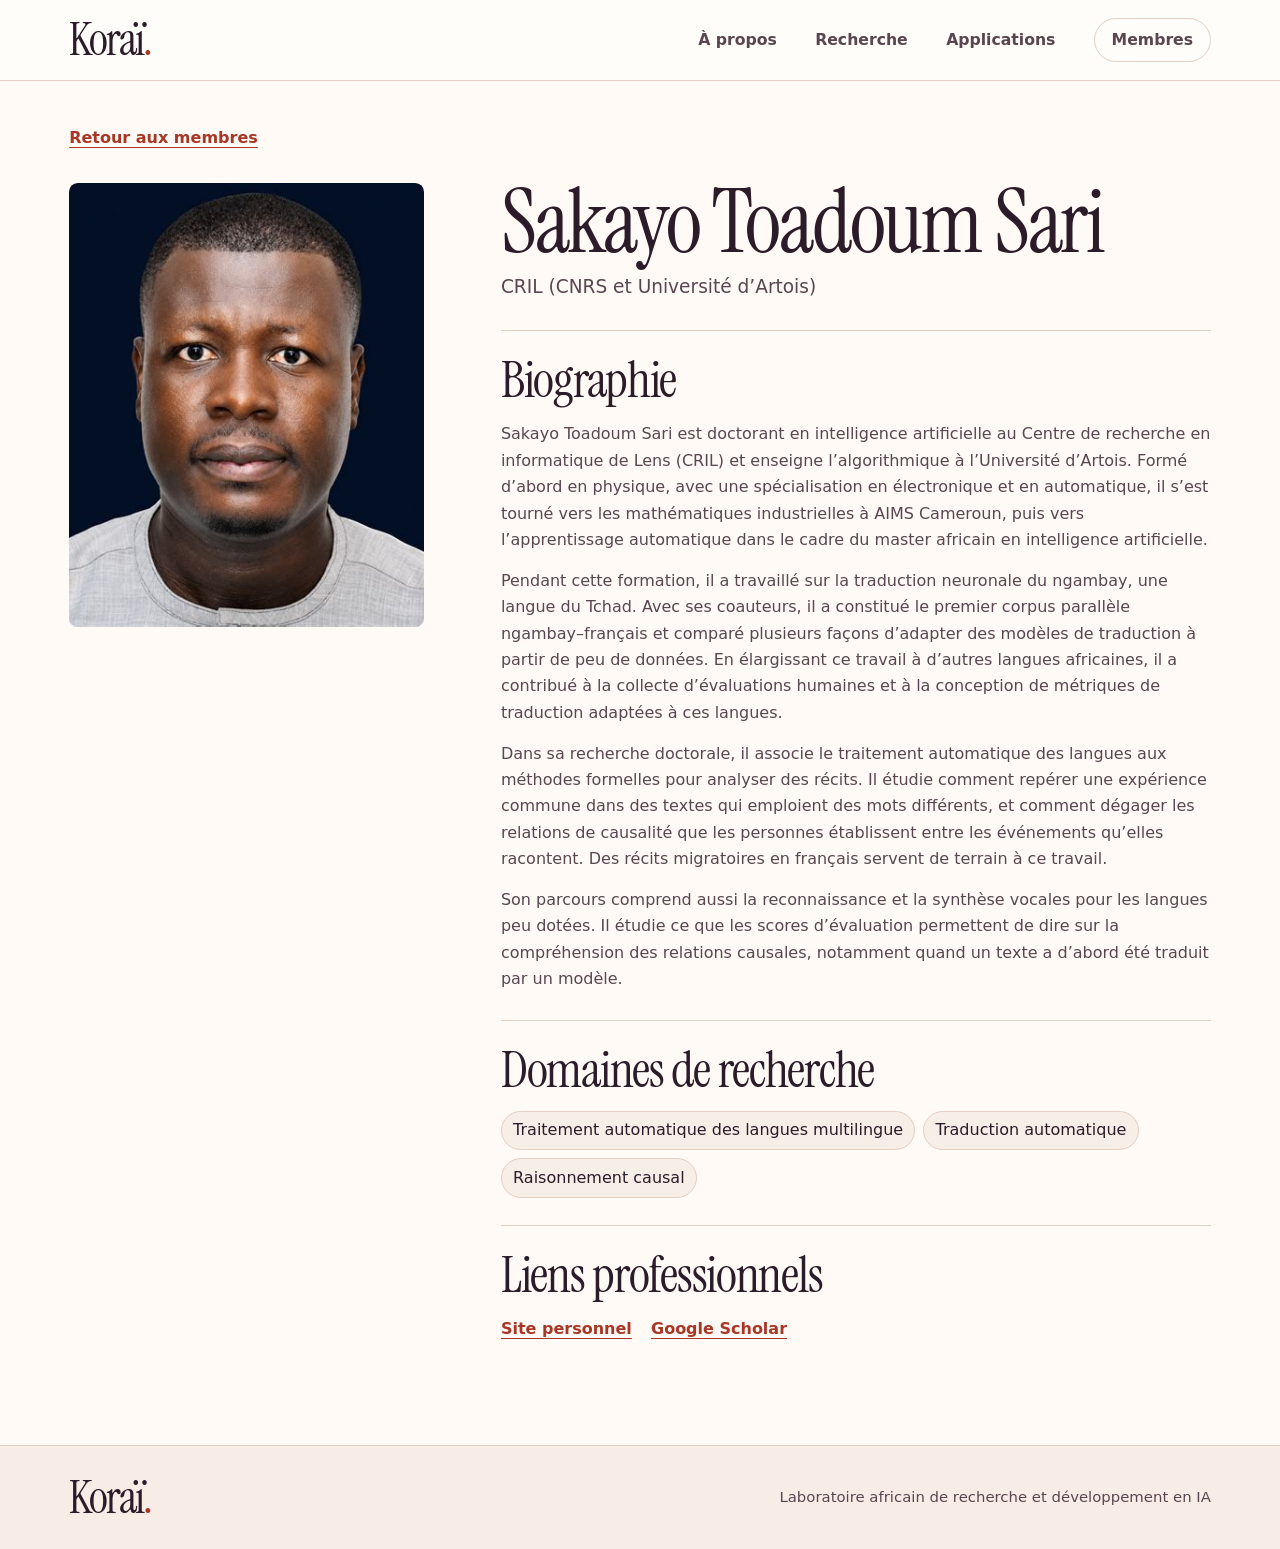
<file: membres/sakayo-toadoum-sari/index.html>
<!doctype html>
<html lang="fr">
<head>
  <meta charset="utf-8">
  <meta name="viewport" content="width=device-width, initial-scale=1">
  <meta name="theme-color" content="#fffaf5">
  <meta name="description" content="Profil et domaines de recherche de Sakayo Toadoum Sari au laboratoire Koraï.">
  <title>Sakayo Toadoum Sari | Koraï</title>
  <link rel="icon" href="../../assets/embleme-korai.png" type="image/png">
  <link rel="stylesheet" href="../../assets/site.css">
</head>
<body>
  <a class="skip-link" href="#contenu">Aller au contenu</a>
  <header class="site-header">
    <div class="wrap site-header-inner">
      <a class="wordmark" href="../../index.html" aria-label="Koraï, accueil">Koraï<span aria-hidden="true">.</span></a>
      <nav class="site-nav" aria-label="Navigation principale">
        <a href="../../a-propos/index.html">À propos</a>
        <a href="../../index.html#recherche">Recherche</a>
        <a href="../../applications/index.html">Applications</a>
        <a class="nav-members" href="../index.html">Membres</a>
      </nav>
    </div>
  </header>

  <main class="wrap profile member-profile" id="contenu">
    <a class="text-link" href="../index.html">Retour aux membres</a>
    <div class="profile-layout">
      <!-- Source du portrait : https://sl.bing.net/bzvRqnQjpNA -->
      <img class="profile-photo" src="photo.jpg" alt="Portrait de Sakayo Toadoum Sari" decoding="async">
      <div>
        <h1>Sakayo Toadoum Sari</h1>
        <p class="profile-affiliation">CRIL (CNRS et Université d’Artois)</p>
        <section class="profile-section" aria-labelledby="biographie">
          <h2 id="biographie">Biographie</h2>
          <p>Sakayo Toadoum Sari est doctorant en intelligence artificielle au Centre de recherche en informatique de Lens (CRIL) et enseigne l’algorithmique à l’Université d’Artois. Formé d’abord en physique, avec une spécialisation en électronique et en automatique, il s’est tourné vers les mathématiques industrielles à AIMS Cameroun, puis vers l’apprentissage automatique dans le cadre du master africain en intelligence artificielle.</p>
          <p>Pendant cette formation, il a travaillé sur la traduction neuronale du ngambay, une langue du Tchad. Avec ses coauteurs, il a constitué le premier corpus parallèle ngambay–français et comparé plusieurs façons d’adapter des modèles de traduction à partir de peu de données. En élargissant ce travail à d’autres langues africaines, il a contribué à la collecte d’évaluations humaines et à la conception de métriques de traduction adaptées à ces langues.</p>
          <p>Dans sa recherche doctorale, il associe le traitement automatique des langues aux méthodes formelles pour analyser des récits. Il étudie comment repérer une expérience commune dans des textes qui emploient des mots différents, et comment dégager les relations de causalité que les personnes établissent entre les événements qu’elles racontent. Des récits migratoires en français servent de terrain à ce travail.</p>
          <p>Son parcours comprend aussi la reconnaissance et la synthèse vocales pour les langues peu dotées. Il étudie ce que les scores d’évaluation permettent de dire sur la compréhension des relations causales, notamment quand un texte a d’abord été traduit par un modèle.</p>
        </section>
        <section class="profile-section" aria-labelledby="domaines">
          <h2 id="domaines">Domaines de recherche</h2>
          <ul class="skill-list">
            <li>Traitement automatique des langues multilingue</li>
            <li>Traduction automatique</li>
            <li>Raisonnement causal</li>
          </ul>
        </section>
        <section class="profile-section" aria-labelledby="liens">
          <h2 id="liens">Liens professionnels</h2>
          <ul class="profile-links">
            <li><a class="text-link" href="https://toadoum.github.io/">Site personnel</a></li>
            <li><a class="text-link" href="https://scholar.google.com/citations?user=uKClSfsAAAAJ">Google Scholar</a></li>
          </ul>
        </section>
      </div>
    </div>
  </main>

  <footer class="site-footer">
    <div class="wrap footer-inner">
      <a class="wordmark" href="../../index.html" aria-label="Koraï, accueil">Koraï<span aria-hidden="true">.</span></a>
      <p>Laboratoire africain de recherche et développement en IA</p>
    </div>
  </footer>
</body>
</html>
</file>
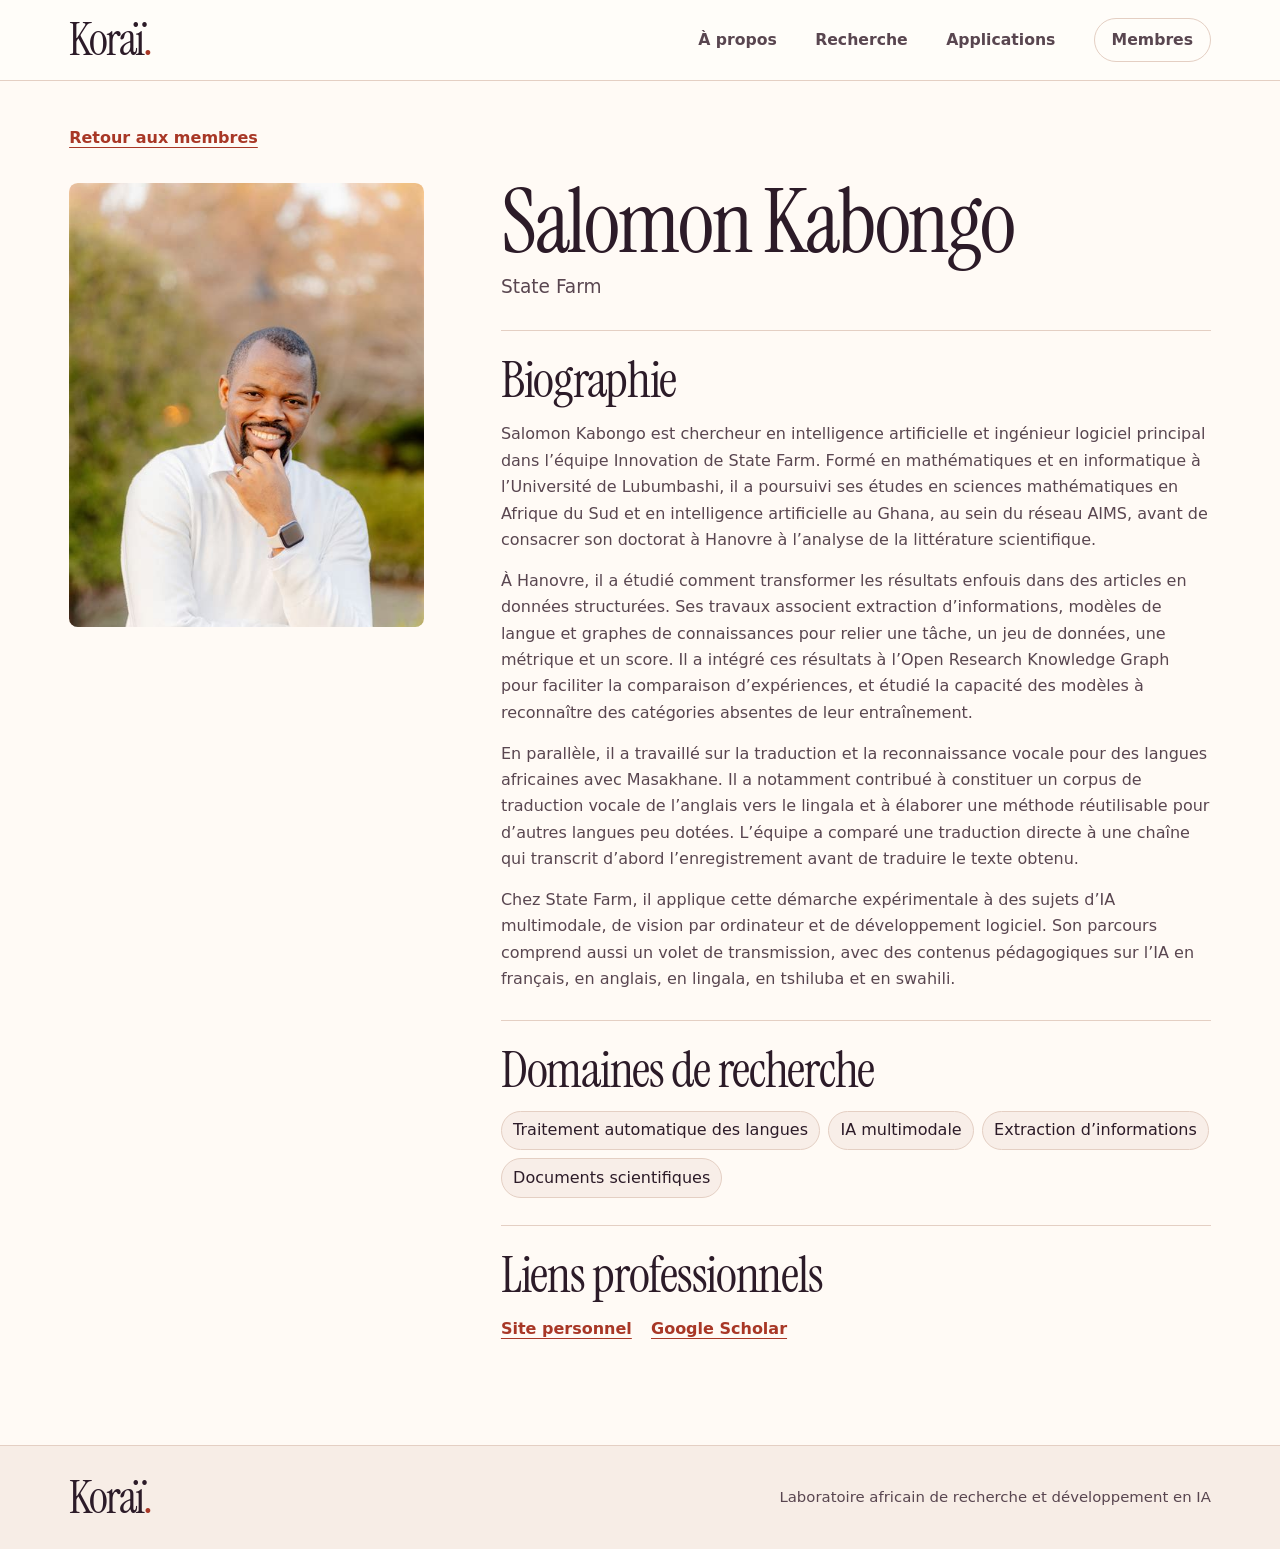
<file: membres/salomon-kabongo/index.html>
<!doctype html>
<html lang="fr">
<head>
  <meta charset="utf-8">
  <meta name="viewport" content="width=device-width, initial-scale=1">
  <meta name="theme-color" content="#fffaf5">
  <meta name="description" content="Profil et domaines de recherche de Salomon Kabongo au laboratoire Koraï.">
  <title>Salomon Kabongo | Koraï</title>
  <link rel="icon" href="../../assets/embleme-korai.png" type="image/png">
  <link rel="stylesheet" href="../../assets/site.css">
</head>
<body>
  <a class="skip-link" href="#contenu">Aller au contenu</a>
  <header class="site-header">
    <div class="wrap site-header-inner">
      <a class="wordmark" href="../../index.html" aria-label="Koraï, accueil">Koraï<span aria-hidden="true">.</span></a>
      <nav class="site-nav" aria-label="Navigation principale">
        <a href="../../a-propos/index.html">À propos</a>
        <a href="../../index.html#recherche">Recherche</a>
        <a href="../../applications/index.html">Applications</a>
        <a class="nav-members" href="../index.html">Membres</a>
      </nav>
    </div>
  </header>

  <main class="wrap profile member-profile" id="contenu">
    <a class="text-link" href="../index.html">Retour aux membres</a>
    <div class="profile-layout">
      <!-- Source du portrait : https://sl.bing.net/bH4PHaiFvQ4 -->
      <img class="profile-photo" src="photo.jpg" alt="Portrait de Salomon Kabongo" decoding="async">
      <div>
        <h1>Salomon Kabongo</h1>
        <p class="profile-affiliation">State Farm</p>
        <section class="profile-section" aria-labelledby="biographie">
          <h2 id="biographie">Biographie</h2>
          <p>Salomon Kabongo est chercheur en intelligence artificielle et ingénieur logiciel principal dans l’équipe Innovation de State Farm. Formé en mathématiques et en informatique à l’Université de Lubumbashi, il a poursuivi ses études en sciences mathématiques en Afrique du Sud et en intelligence artificielle au Ghana, au sein du réseau AIMS, avant de consacrer son doctorat à Hanovre à l’analyse de la littérature scientifique.</p>
          <p>À Hanovre, il a étudié comment transformer les résultats enfouis dans des articles en données structurées. Ses travaux associent extraction d’informations, modèles de langue et graphes de connaissances pour relier une tâche, un jeu de données, une métrique et un score. Il a intégré ces résultats à l’Open Research Knowledge Graph pour faciliter la comparaison d’expériences, et étudié la capacité des modèles à reconnaître des catégories absentes de leur entraînement.</p>
          <p>En parallèle, il a travaillé sur la traduction et la reconnaissance vocale pour des langues africaines avec Masakhane. Il a notamment contribué à constituer un corpus de traduction vocale de l’anglais vers le lingala et à élaborer une méthode réutilisable pour d’autres langues peu dotées. L’équipe a comparé une traduction directe à une chaîne qui transcrit d’abord l’enregistrement avant de traduire le texte obtenu.</p>
          <p>Chez State Farm, il applique cette démarche expérimentale à des sujets d’IA multimodale, de vision par ordinateur et de développement logiciel. Son parcours comprend aussi un volet de transmission, avec des contenus pédagogiques sur l’IA en français, en anglais, en lingala, en tshiluba et en swahili.</p>
        </section>
        <section class="profile-section" aria-labelledby="domaines">
          <h2 id="domaines">Domaines de recherche</h2>
          <ul class="skill-list">
            <li>Traitement automatique des langues</li>
            <li>IA multimodale</li>
            <li>Extraction d’informations</li>
            <li>Documents scientifiques</li>
          </ul>
        </section>
        <section class="profile-section" aria-labelledby="liens">
          <h2 id="liens">Liens professionnels</h2>
          <ul class="profile-links">
            <li><a class="text-link" href="https://www.drkabongo.com/">Site personnel</a></li>
            <li><a class="text-link" href="https://scholar.google.com/citations?user=BPDma7YAAAAJ">Google Scholar</a></li>
          </ul>
        </section>
      </div>
    </div>
  </main>

  <footer class="site-footer">
    <div class="wrap footer-inner">
      <a class="wordmark" href="../../index.html" aria-label="Koraï, accueil">Koraï<span aria-hidden="true">.</span></a>
      <p>Laboratoire africain de recherche et développement en IA</p>
    </div>
  </footer>
</body>
</html>
</file>
<file: assets/site.css>
@font-face {
  font-family: "Instrument Serif";
  src: url("fonts/instrument-serif.woff2") format("woff2");
  font-style: normal;
  font-weight: 400;
  font-display: swap;
}

@font-face {
  font-family: "Instrument Serif";
  src: url("fonts/instrument-serif-italic.woff2") format("woff2");
  font-style: italic;
  font-weight: 400;
  font-display: swap;
}

:root {
  color-scheme: light;
  --background: #fffaf5;
  --depth: #f7ede6;
  --surface: #f8eee8;
  --panel: #fffdf9;
  --line: #e4cfc3;
  --ink: #2c1b28;
  --muted: #594650;
  --brand: #a83726;
  --logo-color: #f65338;
  --inverse: #fffaf5;
  --display: "Instrument Serif", Georgia, serif;
  --body: "Avenir Next", Avenir, system-ui, sans-serif;
  --page-gutter: clamp(1.25rem, 5.4vw, 5rem);
  --section-space: clamp(3.75rem, 8vw, 7rem);
  font-family: var(--body);
  font-size: 100%;
  color: var(--ink);
  background: var(--background);
}

* { box-sizing: border-box; }

body {
  margin: 0;
  min-height: 100vh;
  display: flex;
  flex-direction: column;
  font-size: 1rem;
  line-height: 1.65;
}

main { flex: 1; }

h1, h2, h3, p, figure, dl, dd { margin: 0; }

h1, h2, h3 {
  font-family: var(--display);
  font-weight: 400;
  text-wrap: balance;
}

h1, h2 { letter-spacing: -.025em; }

h1 em { color: var(--brand); font-weight: 400; }

h2 {
  font-size: clamp(2.65rem, 5.4vw, 4.9rem);
  line-height: .98;
}

h3 {
  font-size: clamp(1.9rem, 3.2vw, 2.7rem);
  letter-spacing: -.015em;
  line-height: 1.03;
}

a { color: inherit; }

img { display: block; max-width: 100%; }

:focus-visible {
  outline: 2px solid var(--brand);
  outline-offset: 5px;
}

[id] { scroll-margin-top: 1.5rem; }

.wrap {
  width: min(100% - 2 * var(--page-gutter), 80rem);
  margin-inline: auto;
}

.skip-link {
  position: absolute;
  z-index: 3;
  inset: .5rem auto auto .5rem;
  padding: .75rem 1rem;
  color: var(--inverse);
  background: var(--brand);
  transform: translateY(calc(-100% - 1rem));
}

.skip-link:focus { transform: translateY(0); }

.site-header {
  border-bottom: 1px solid var(--line);
  background: var(--panel);
}

.site-header-inner,
.footer-inner {
  display: flex;
  justify-content: space-between;
  align-items: center;
  gap: 1.25rem 2rem;
}

.site-header-inner { min-height: 5rem; }

.wordmark {
  display: inline-block;
  font-family: var(--display);
  font-size: 2.85rem;
  letter-spacing: -.04em;
  line-height: 1;
  text-decoration: none;
  white-space: nowrap;
}

.wordmark span { color: var(--brand); }

.site-nav {
  display: flex;
  align-items: center;
  gap: clamp(1rem, 3vw, 2.8rem);
  font-size: .98rem;
  font-weight: 650;
}

.site-nav a { color: var(--muted); text-decoration: none; white-space: nowrap; }

.site-nav a:hover,
.site-nav a[aria-current="page"] {
  color: var(--ink);
  text-decoration: underline;
  text-decoration-color: var(--brand);
  text-underline-offset: .38em;
}

.site-nav .nav-members {
  border: 1px solid var(--line);
  border-radius: 100vmax;
  padding: .48rem 1.05rem;
}

.site-nav .nav-members:hover,
.site-nav .nav-members[aria-current="page"] {
  background: var(--surface);
  text-decoration: none;
}

.hero,
.lab-intro-inner {
  display: grid;
  grid-template-columns: minmax(0, 1.13fr) minmax(0, 1fr);
  align-items: center;
  gap: clamp(2rem, 5.5vw, 5.5rem);
}

.hero { padding-block: clamp(2.8rem, 6vw, 5.5rem) var(--section-space); }

.lab-intro {
  background: radial-gradient(ellipse at 85% 25%, #ffe0d1, transparent 58%), var(--background);
  border-bottom: 1px solid var(--line);
}

.lab-intro-inner { padding-block: clamp(3rem, 7vw, 6.5rem); }

.site-descriptor {
  max-width: 34rem;
  margin-bottom: clamp(1.45rem, 3vw, 2.35rem);
  padding-left: .8rem;
  border-left: 2px solid var(--brand);
  color: var(--brand);
  font-size: .95rem;
  font-weight: 650;
  line-height: 1.45;
}

.hero h1,
.lab-intro h1 {
  font-size: clamp(4.3rem, 9.7vw, 9rem);
  line-height: .85;
}

.hero h1 {
  font-size: clamp(3rem, 7.4vw, 6.5rem);
  line-height: .92;
}

.hero h1 em,
.lab-intro h1 em { display: block; }

.hero-summary,
.lab-intro-copy > p:not(.site-descriptor) {
  max-width: 42ch;
  margin-top: clamp(1.55rem, 3vw, 2.3rem);
  color: var(--muted);
  font-size: clamp(1.04rem, 1.5vw, 1.22rem);
  line-height: 1.58;
}

.hero-actions {
  display: flex;
  flex-wrap: wrap;
  align-items: center;
  gap: .9rem 1.4rem;
  margin-top: 2rem;
}

.lab-intro .button { margin-top: 2rem; }

.button {
  display: inline-flex;
  justify-content: center;
  align-items: center;
  min-height: 3rem;
  padding: .65rem 1.25rem;
  border: 1px solid transparent;
  border-radius: .35rem;
  background: var(--brand);
  color: var(--inverse);
  font-weight: 700;
  text-decoration: none;
}

.button:hover { background: #842719; }

.text-link {
  color: var(--brand);
  font-weight: 650;
  text-underline-offset: .25em;
}

.text-link:hover { color: var(--ink); }

.emblem-panel {
  isolation: isolate;
  position: relative;
  overflow: hidden;
  display: grid;
  place-items: center;
  min-height: clamp(24rem, 38vw, 34rem);
  border: 1px solid var(--line);
  border-radius: .75rem;
  background: radial-gradient(ellipse at 48% 30%, #502637, #331d2c 68%, #241521);
}

.emblem-panel::before,
.emblem-panel::after {
  position: absolute;
  z-index: -1;
  content: "";
  width: 78%;
  aspect-ratio: 1;
  border: 1px solid #ffa38457;
  border-radius: 50%;
}

.emblem-panel::before { inset: auto auto -38% -20%; }

.emblem-panel::after { inset: -38% -20% auto auto; }

.korai-symbol {
  display: block;
  width: clamp(9rem, 20vw, 19rem);
  aspect-ratio: 1;
  background: var(--logo-color);
  mask: url("embleme-korai.png") center / contain no-repeat;
}

.lab-emblem .korai-symbol { width: clamp(12rem, 25vw, 23rem); }

.hero-brand-lockup {
  display: grid;
  justify-items: center;
  gap: .35rem;
  padding: 9%;
}

.brand-caption {
  max-width: 53ch;
  margin: .85rem .12rem 0;
  color: var(--muted);
  font-size: .92rem;
  line-height: 1.55;
}

.brand-caption strong { color: var(--ink); }

.brand-signature {
  color: var(--inverse);
  font-family: var(--display);
  font-size: clamp(3.25rem, 7vw, 6.5rem);
  line-height: .85;
  letter-spacing: -.04em;
}

.section-spacing { padding-block: var(--section-space); }

.research-band,
.lab-work {
  background: var(--surface);
  border-block: 1px solid var(--line);
}

.section-intro,
.lab-team,
.lab-work-inner {
  display: grid;
  grid-template-columns: minmax(0, 1fr) minmax(0, 1fr);
  align-items: start;
  gap: 1rem clamp(1.5rem, 6vw, 6rem);
}

.section-intro { margin-bottom: clamp(1.8rem, 4vw, 3.35rem); }

.section-intro > p,
.lab-team p,
.lab-work-inner > div > p {
  max-width: 45ch;
  color: var(--muted);
  font-size: clamp(1.03rem, 1.45vw, 1.15rem);
}

.lab-work-inner > div > p { margin-top: 1.4rem; }

.axis-grid,
.expertise-grid {
  display: grid;
  gap: .9rem;
}

.axis-grid { grid-template-columns: 1.35fr 1fr 1fr; }

.expertise-grid { grid-template-columns: repeat(2, minmax(0, 1fr)); }

.axis,
.expertise-card {
  min-width: 0;
  padding: clamp(1.3rem, 3vw, 2.45rem);
  border: 1px solid var(--line);
  border-radius: .55rem;
  background: var(--panel);
}

.expertise-card {
  background: var(--panel);
  border-top: 2px solid #dc8a72;
}

.axis h3,
.expertise-card h3 { margin-bottom: .75rem; }

.axis p,
.expertise-card p { max-width: 53ch; color: var(--muted); }

.axis-primary {
  background: #f9d5c7;
  border-color: #ebbaa9;
}

.axis-primary p { color: var(--ink); }

.axis-link { display: inline-block; margin-top: .9rem; }

.lab-team h2 { max-width: 15ch; }

.lab-team .text-link {
  display: inline-block;
  margin-top: 1rem;
}

.lab-work-list > div {
  padding-block: 1.1rem;
  border-top: 1px solid var(--line);
}

.lab-work-list > div:first-child { padding-top: 0; border-top: 0; }

.lab-work-list > div:last-child { padding-bottom: 0; }

.lab-work-list dt {
  margin-bottom: .28rem;
  font-weight: 700;
  color: var(--brand);
}

.lab-work-list dd { color: var(--muted); }

.site-footer {
  padding-block: 1.8rem;
  border-top: 1px solid var(--line);
  background: var(--depth);
  color: var(--ink);
}

.site-footer p { color: var(--muted); font-size: .93rem; }

.page-intro {
  padding-block: clamp(3rem, 8vw, 7rem) clamp(2rem, 4.5vw, 4rem);
  border-bottom: 1px solid var(--line);
}

.page-intro h1,
.profile h1 {
  font-size: clamp(3.75rem, 8vw, 7.6rem);
  line-height: .9;
}

.page-lead {
  max-width: 49ch;
  margin-top: 1.25rem;
  color: var(--muted);
  font-size: clamp(1.13rem, 2vw, 1.44rem);
  line-height: 1.56;
}

.applications-intro {
  background: radial-gradient(ellipse at 82% 18%, #ffe0d1, transparent 62%);
  border-bottom: 1px solid var(--line);
}

.applications-hero {
  display: grid;
  grid-template-columns: minmax(0, 1.12fr) minmax(0, .88fr);
  align-items: center;
  gap: clamp(2rem, 6vw, 6rem);
  padding-block: clamp(3rem, 7vw, 6.5rem);
}

.applications-hero h1 {
  font-size: clamp(3.8rem, 9.1vw, 8.4rem);
  line-height: .86;
}

.applications-hero h1 em { display: block; }

.applications-hero .text-link { display: inline-block; margin-top: 1.4rem; }

.rd-figure {
  min-width: 0;
  padding: clamp(1.4rem, 3.6vw, 2.7rem);
  border: 1px solid var(--line);
  border-radius: .75rem;
  background: var(--panel);
  box-shadow: 0 1.25rem 3.75rem #6d382917;
}

.rd-figure h2 { font-size: clamp(2.35rem, 4vw, 3.8rem); }

.rd-figure figcaption > p { margin-top: .55rem; color: var(--muted); }

.rd-chart {
  display: grid;
  gap: 1rem;
  margin-block: 1.55rem .9rem;
}

.rd-row {
  display: grid;
  grid-template-columns: minmax(0, 1fr) auto;
  align-items: baseline;
  gap: .35rem .65rem;
}

.rd-row strong { color: var(--ink); font-variant-numeric: tabular-nums; }

.rd-track {
  grid-column: 1 / -1;
  overflow: hidden;
  height: .55rem;
  border-radius: 100vmax;
  background: var(--surface);
}

.rd-fill { display: block; height: 100%; border-radius: inherit; }

.rd-fill-africa { width: 19%; background: var(--logo-color); }

.rd-fill-world { width: 96%; background: #502637; }

.rd-scale {
  display: flex;
  justify-content: space-between;
  margin-top: -.5rem;
  color: var(--muted);
  font-size: .82rem;
}

.source-note { color: var(--muted); font-size: .875rem; line-height: 1.35; }

.source-note a { text-underline-offset: .19em; }

.source-note a:hover { color: var(--brand); }

.application-cases > h2 { margin-bottom: 1rem; }

.case-nav {
  display: flex;
  flex-wrap: wrap;
  gap: .6rem 1.4rem;
  margin-bottom: clamp(1.6rem, 4vw, 3rem);
}

.application-case {
  padding: clamp(1.35rem, 3.8vw, 3.45rem);
  border: 1px solid var(--line);
  border-radius: .65rem;
  background: var(--panel);
}

.application-case + .application-case { margin-top: 1rem; }

.case-header {
  display: grid;
  grid-template-columns: minmax(0, 1fr) minmax(0, 1fr);
  gap: clamp(1rem, 4vw, 3rem);
  align-items: start;
}

.case-header h3 { font-size: clamp(2.25rem, 4.3vw, 3.75rem); }

.case-scenarios {
  display: flex;
  flex-wrap: wrap;
  gap: clamp(1.5rem, 3.6vw, 2.7rem);
  margin-top: clamp(1.65rem, 4vw, 3rem);
}

.case-scenario {
  flex: 1 1 15.5rem;
  min-width: 0;
  padding-top: 1.15rem;
  border-top: 1px solid var(--line);
}

.case-scenario h4 {
  margin: 0;
  font-family: var(--display);
  font-size: clamp(1.6rem, 2.8vw, 2.35rem);
  font-weight: 400;
  line-height: 1.12;
  text-wrap: balance;
}

.case-scenario h4 + p { margin-top: .7rem; color: var(--muted); }

.case-flow {
  display: flex;
  flex-wrap: wrap;
  gap: .45rem;
  margin: 1.15rem 0 0;
  padding: 0;
  list-style: none;
}

.case-flow li {
  padding: .22rem .65rem;
  border: 1px solid var(--line);
  border-radius: 100vmax;
  background: var(--surface);
  font-size: .86rem;
  line-height: 1.5;
}

.case-stat {
  display: flex;
  flex-wrap: wrap;
  align-items: baseline;
  gap: .55rem 1rem;
  padding-left: 1rem;
  border-left: 1px solid var(--line);
}

.case-stat strong {
  font-family: var(--display);
  font-size: clamp(2.2rem, 4.5vw, 4rem);
  font-weight: 400;
  line-height: .95;
  color: var(--brand);
  white-space: nowrap;
}

.case-stat strong span { font-size: .55em; }

.case-stat > div { flex: 1 1 12rem; }
.case-stat p { max-width: 40ch; color: var(--muted); }
.case-stat .source-note { margin-top: .35rem; }

.directory { padding-bottom: var(--section-space); }

.directory-list {
  display: grid;
  grid-template-columns: repeat(2, minmax(0, 1fr));
  gap: .9rem;
  margin: 1.8rem 0 0;
  padding: 0;
  list-style: none;
}

.member-card {
  display: grid;
  grid-template-columns: auto minmax(0, 1fr);
  align-items: center;
  gap: clamp(.9rem, 2.3vw, 1.45rem);
  height: 100%;
  padding: clamp(1rem, 2.4vw, 1.65rem);
  border: 1px solid var(--line);
  border-radius: .55rem;
  background: var(--panel);
  text-decoration: none;
}

.member-card:hover {
  border-color: var(--brand);
  background: var(--surface);
}

.member-avatar {
  display: grid;
  place-items: center;
  width: clamp(3rem, 6vw, 4.5rem);
  height: auto;
  aspect-ratio: 1;
  border: 1px solid var(--line);
  border-radius: 50%;
  background: #f9d5c7;
  color: var(--brand);
  font-family: var(--display);
  font-size: clamp(1.6rem, 4vw, 2.4rem);
  line-height: 1;
  object-fit: cover;
}

.member-card-text { display: grid; gap: .35rem; }

.member-name {
  font-family: var(--display);
  font-size: clamp(1.6rem, 3vw, 2.38rem);
  line-height: 1.04;
}

.member-card:hover .member-name {
  text-decoration: underline;
  text-decoration-thickness: 1px;
  text-underline-offset: .2em;
}

.member-focus { color: var(--muted); font-size: .93rem; line-height: 1.5; }

.profile { padding-block: 2.75rem var(--section-space); }

.profile-layout {
  display: grid;
  grid-template-columns: minmax(9rem, 1fr) minmax(0, 2fr);
  align-items: start;
  gap: clamp(1.65rem, 6vw, 6rem);
  margin-top: 2rem;
}

.profile-photo,
.profile-placeholder {
  width: 100%;
  aspect-ratio: 4 / 5;
  border-radius: .55rem;
}

.profile-photo { height: auto; object-fit: cover; object-position: center 36%; }

img.member-avatar { object-position: center 36%; }

.profile-placeholder {
  display: grid;
  place-content: center;
  grid-auto-flow: column;
  background: radial-gradient(ellipse, #fff5ed, #f1cdbf);
  border: 1px solid var(--line);
  color: var(--ink);
  font-family: var(--display);
  font-size: clamp(5rem, 12vw, 11rem);
  line-height: 1;
  letter-spacing: -.04em;
}

.profile-placeholder span,
.profile-note { color: var(--brand); }

.profile-note { margin-bottom: .6rem; font-weight: 700; }

.profile-affiliation {
  margin-top: .6rem;
  color: var(--muted);
  font-size: 1.16rem;
}

.profile-section {
  margin-top: 1.7rem;
  padding-top: 1.5rem;
  border-top: 1px solid var(--line);
}

.profile-section h2 {
  margin-bottom: 1rem;
  font-size: clamp(2rem, 4vw, 3.3rem);
}

.profile-section p { color: var(--muted); }

.profile-section p + p { margin-top: .9rem; }

.member-profile h1 { font-size: clamp(3rem, 6.9vw, 6.6rem); }

.profile-links {
  display: flex;
  flex-wrap: wrap;
  gap: .5rem 1.2rem;
  margin: 0;
  padding: 0;
  list-style: none;
}

.skill-list {
  display: flex;
  flex-wrap: wrap;
  gap: .5rem;
  margin: 0;
  padding: 0;
  list-style: none;
}

.skill-list li {
  padding: .35rem .7rem;
  border: 1px solid var(--line);
  border-radius: 100vmax;
  background: var(--surface);
}

.home-motion [data-reveal] {
  opacity: 0;
  transition: opacity 440ms ease-in;
}

.home-motion [data-reveal] > * {
  transform: translateY(1.25rem);
  transition: transform 440ms ease-in;
}

.home-motion [data-reveal].is-in-view,
.home-motion [data-reveal]:focus-within {
  opacity: 1;
  transition: opacity 850ms ease-out var(--reveal-delay, 0ms);
}

.home-motion [data-reveal].is-in-view > *,
.home-motion [data-reveal]:focus-within > * {
  transform: translateY(0);
  transition: transform 850ms ease-out var(--reveal-delay, 0ms);
}

.hero-brand-lockup { --reveal-delay: 120ms; }
.axis:nth-child(2) { --reveal-delay: 80ms; }
.axis:nth-child(3) { --reveal-delay: 160ms; }

@media (max-width: 850px) {
  .hero, .lab-intro-inner, .applications-hero { grid-template-columns: 1fr; }
  .lab-intro h1 { font-size: clamp(4rem, 13vw, 7.5rem); }
  .emblem-panel { min-height: 0; aspect-ratio: 4 / 3; }
  .korai-symbol, .lab-emblem .korai-symbol { width: min(38vw, 18rem); }
  .axis-grid { grid-template-columns: 1fr 1fr; }
  .axis-primary { grid-column: 1 / -1; }
  .section-intro, .lab-team, .lab-work-inner { grid-template-columns: 1fr; }
  .lab-work-inner { gap: 2rem; }
}

@media (max-width: 590px) {
  .profile-layout, .axis-grid, .expertise-grid, .case-header, .directory-list { grid-template-columns: 1fr; }
  .case-stat { padding-left: 0; border-left: 0; }
  .profile-photo, .profile-placeholder { max-width: 16rem; }
  .member-profile .profile-placeholder {
    max-width: 7.5rem;
    aspect-ratio: 1;
    border-radius: 50%;
    font-size: 3.65rem;
  }
  .footer-inner { align-items: flex-start; flex-direction: column; gap: .75rem; }
}

@media (max-width: 425px) {
  .site-header-inner { flex-wrap: wrap; padding-block: .9rem; gap: .9rem; }
  .site-nav { width: 100%; flex-wrap: wrap; justify-content: space-between; gap: .65rem; font-size: .875rem; }
  .site-nav .nav-members { padding-inline: .65rem; }
  .lab-intro h1 { font-size: clamp(3.4rem, 14vw, 4.25rem); }
}

@media (max-width: 360px) {
  .site-nav { display: grid; grid-template-columns: 1fr 1fr; }
  .site-nav .nav-members { justify-self: start; }
}
</file>
